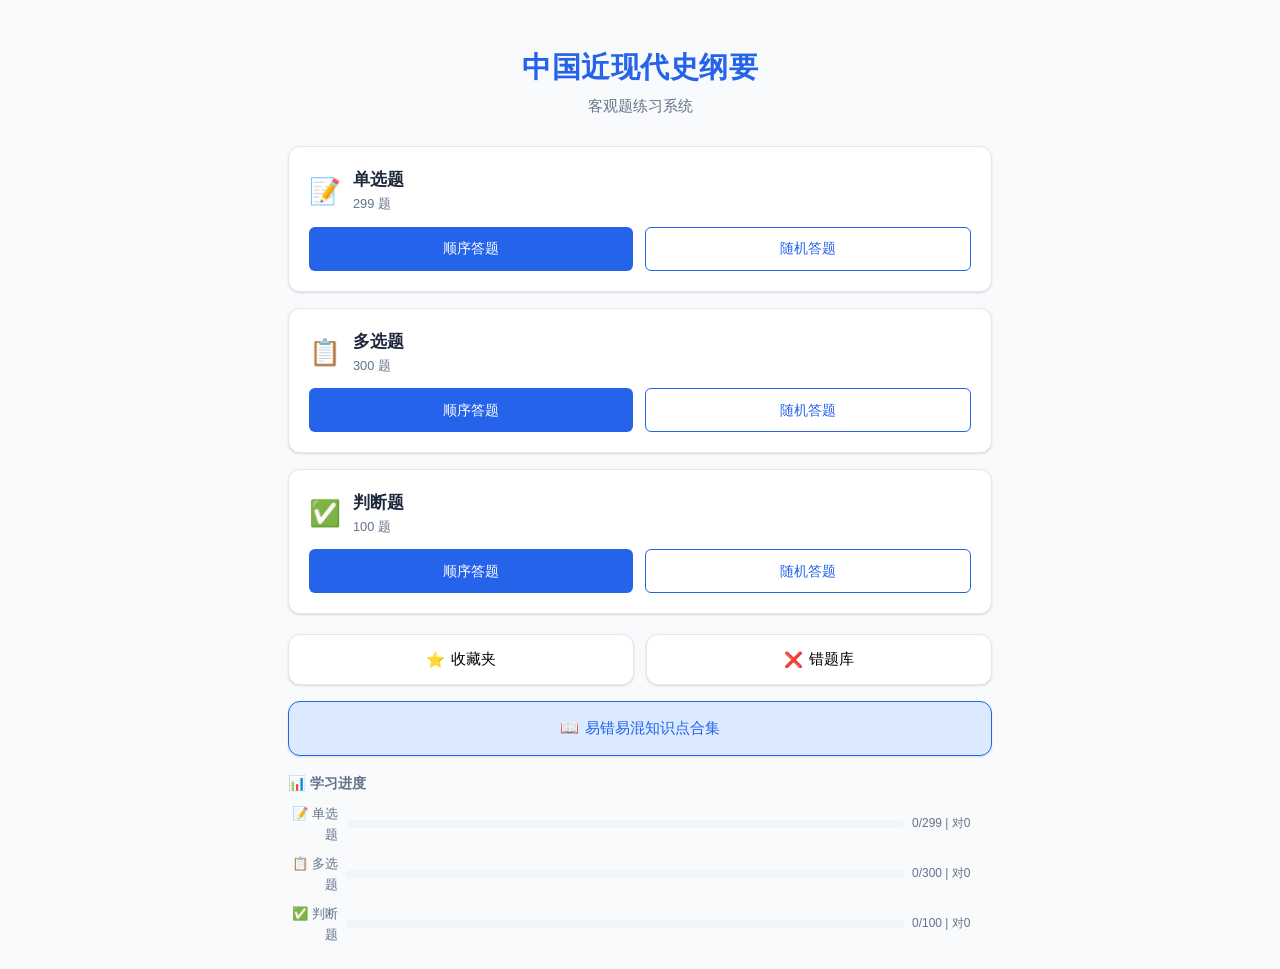
<file: index.html>
<!DOCTYPE html>
<html lang="zh-CN">
<head>
    <meta charset="UTF-8">
    <meta name="viewport" content="width=device-width, initial-scale=1.0, user-scalable=no">
    <title>中国近现代史纲要 — 客观题练习系统</title>
    <link rel="stylesheet" href="css/style.css">
</head>
<body>
    <!-- ========== 首页 ========== -->
    <div id="screen-home" class="screen active">
        <div class="home-header">
            <h1 class="home-title">中国近现代史纲要</h1>
            <p class="home-subtitle">客观题练习系统</p>
        </div>

        <!-- 继续上次训练卡片 -->
        <div id="resume-card-container"></div>

        <div class="home-cards">
            <!-- 单选题卡片 -->
            <div class="type-card" data-type="single">
                <div class="type-card-header">
                    <span class="type-icon">📝</span>
                    <div>
                        <h3 class="type-name">单选题</h3>
                        <p class="type-count" id="single-count">299 题</p>
                    </div>
                </div>
                <div class="type-card-actions">
                    <button class="btn btn-mode" data-type="single" data-mode="sequential">顺序答题</button>
                    <button class="btn btn-mode btn-outline" data-type="single" data-mode="random">随机答题</button>
                </div>
            </div>

            <!-- 多选题卡片 -->
            <div class="type-card" data-type="multiple">
                <div class="type-card-header">
                    <span class="type-icon">📋</span>
                    <div>
                        <h3 class="type-name">多选题</h3>
                        <p class="type-count" id="multiple-count">300 题</p>
                    </div>
                </div>
                <div class="type-card-actions">
                    <button class="btn btn-mode" data-type="multiple" data-mode="sequential">顺序答题</button>
                    <button class="btn btn-mode btn-outline" data-type="multiple" data-mode="random">随机答题</button>
                </div>
            </div>

            <!-- 判断题卡片 -->
            <div class="type-card" data-type="truefalse">
                <div class="type-card-header">
                    <span class="type-icon">✅</span>
                    <div>
                        <h3 class="type-name">判断题</h3>
                        <p class="type-count" id="truefalse-count">100 题</p>
                    </div>
                </div>
                <div class="type-card-actions">
                    <button class="btn btn-mode" data-type="truefalse" data-mode="sequential">顺序答题</button>
                    <button class="btn btn-mode btn-outline" data-type="truefalse" data-mode="random">随机答题</button>
                </div>
            </div>
        </div>

        <div class="home-bottom">
            <div class="home-nav-row">
                <button class="btn btn-nav" id="btn-favorites">
                    <span class="nav-icon">⭐</span>
                    <span>收藏夹</span>
                    <span class="badge" id="fav-count-badge">0</span>
                </button>
                <button class="btn btn-nav" id="btn-wrong-book">
                    <span class="nav-icon">❌</span>
                    <span>错题库</span>
                    <span class="badge" id="wrong-count-badge">0</span>
                </button>
            </div>
            <div class="home-nav-row">
                <a href="docs/study-guide.html" class="btn btn-nav btn-study" style="width:100%;text-decoration:none;">
                    <span class="nav-icon">📖</span>
                    <span>易错易混知识点合集</span>
                </a>
            </div>
            <div class="progress-section" id="progress-section">
                <h4>📊 学习进度</h4>
                <div class="progress-bars" id="progress-bars"></div>
            </div>
        </div>
    </div>

    <!-- ========== 答题页 ========== -->
    <div id="screen-exercise" class="screen">
        <div class="exercise-topbar">
            <button class="btn btn-back" id="btn-back">← 返回</button>
            <span class="exercise-info" id="exercise-info"></span>
            <span class="save-indicator" id="save-indicator" style="display:none;">💾已保存</span>
            <button class="btn btn-fav" id="btn-fav-toggle">☆</button>
        </div>
        <div class="progress-bar-container">
            <div class="progress-bar" id="progress-bar"></div>
        </div>

        <div class="exercise-content">
            <div class="question-number" id="question-number"></div>
            <div class="question-text" id="question-text"></div>
            <div class="question-hint" id="question-hint"></div>

            <div class="options-list" id="options-list"></div>

            <div class="answer-feedback" id="answer-feedback" style="display:none;">
                <div class="feedback-text" id="feedback-text"></div>
                <div class="correct-answer-display" id="correct-answer-display"></div>
            </div>
        </div>

        <div class="exercise-bottom">
            <button class="btn btn-submit" id="btn-submit">确认提交</button>
            <button class="btn btn-next" id="btn-next" style="display:none;">下一题 →</button>
        </div>
    </div>

    <!-- ========== 结果页 ========== -->
    <div id="screen-results" class="screen">
        <div class="results-container">
            <h2>练习完成！</h2>
            <div class="score-circle" id="score-circle">
                <span class="score-number" id="score-number">0</span>
                <span class="score-label">分</span>
            </div>
            <div class="results-stats">
                <div class="stat-item">
                    <span class="stat-label">总题数</span>
                    <span class="stat-value" id="stat-total">0</span>
                </div>
                <div class="stat-item">
                    <span class="stat-label">正确</span>
                    <span class="stat-value correct" id="stat-correct">0</span>
                </div>
                <div class="stat-item">
                    <span class="stat-label">错误</span>
                    <span class="stat-value wrong" id="stat-wrong">0</span>
                </div>
                <div class="stat-item">
                    <span class="stat-label">正确率</span>
                    <span class="stat-value" id="stat-rate">0%</span>
                </div>
            </div>
            <p class="results-note">错题已自动加入错题库</p>
            <div class="results-actions">
                <button class="btn btn-primary" id="btn-view-wrong">查看错题</button>
                <button class="btn btn-outline" id="btn-retry">再练一次</button>
                <button class="btn btn-outline" id="btn-home">返回首页</button>
            </div>
        </div>
    </div>

    <!-- ========== 错题库页面 ========== -->
    <div id="screen-wrong" class="screen">
        <div class="sub-screen-header">
            <button class="btn btn-back" id="btn-wrong-back">← 返回</button>
            <h2>错题库</h2>
        </div>
        <div class="tab-bar">
            <button class="tab active" data-subtype="single">单选题错题</button>
            <button class="tab" data-subtype="multiple">多选题错题</button>
            <button class="tab" data-subtype="truefalse">判断题错题</button>
        </div>
        <div class="sub-content" id="wrong-content">
            <p class="empty-hint">暂无错题</p>
        </div>
        <div class="sub-actions" id="wrong-actions" style="display:none;">
            <button class="btn btn-primary" id="btn-wrong-sequential">顺序练习</button>
            <button class="btn btn-outline" id="btn-wrong-random">随机练习</button>
            <button class="btn btn-danger" id="btn-clear-wrong">清空错题库</button>
        </div>
    </div>

    <!-- ========== 收藏夹页面 ========== -->
    <div id="screen-favorites" class="screen">
        <div class="sub-screen-header">
            <button class="btn btn-back" id="btn-fav-back">← 返回</button>
            <h2>收藏夹</h2>
        </div>
        <div class="tab-bar">
            <button class="tab active" data-subtype="single">单选题收藏</button>
            <button class="tab" data-subtype="multiple">多选题收藏</button>
            <button class="tab" data-subtype="truefalse">判断题收藏</button>
        </div>
        <div class="sub-content" id="fav-content">
            <p class="empty-hint">暂无收藏</p>
        </div>
        <div class="sub-actions" id="fav-actions" style="display:none;">
            <button class="btn btn-primary" id="btn-fav-sequential">顺序练习</button>
            <button class="btn btn-outline" id="btn-fav-random">随机练习</button>
        </div>
    </div>

    <!-- 题库数据 -->
    <script src="data/questions.js"></script>
    <!-- 知识点映射 -->
    <script src="data/period-mapping.js"></script>
    <!-- 应用逻辑 -->
    <script src="js/app.js"></script>
</body>
</html>
</file>
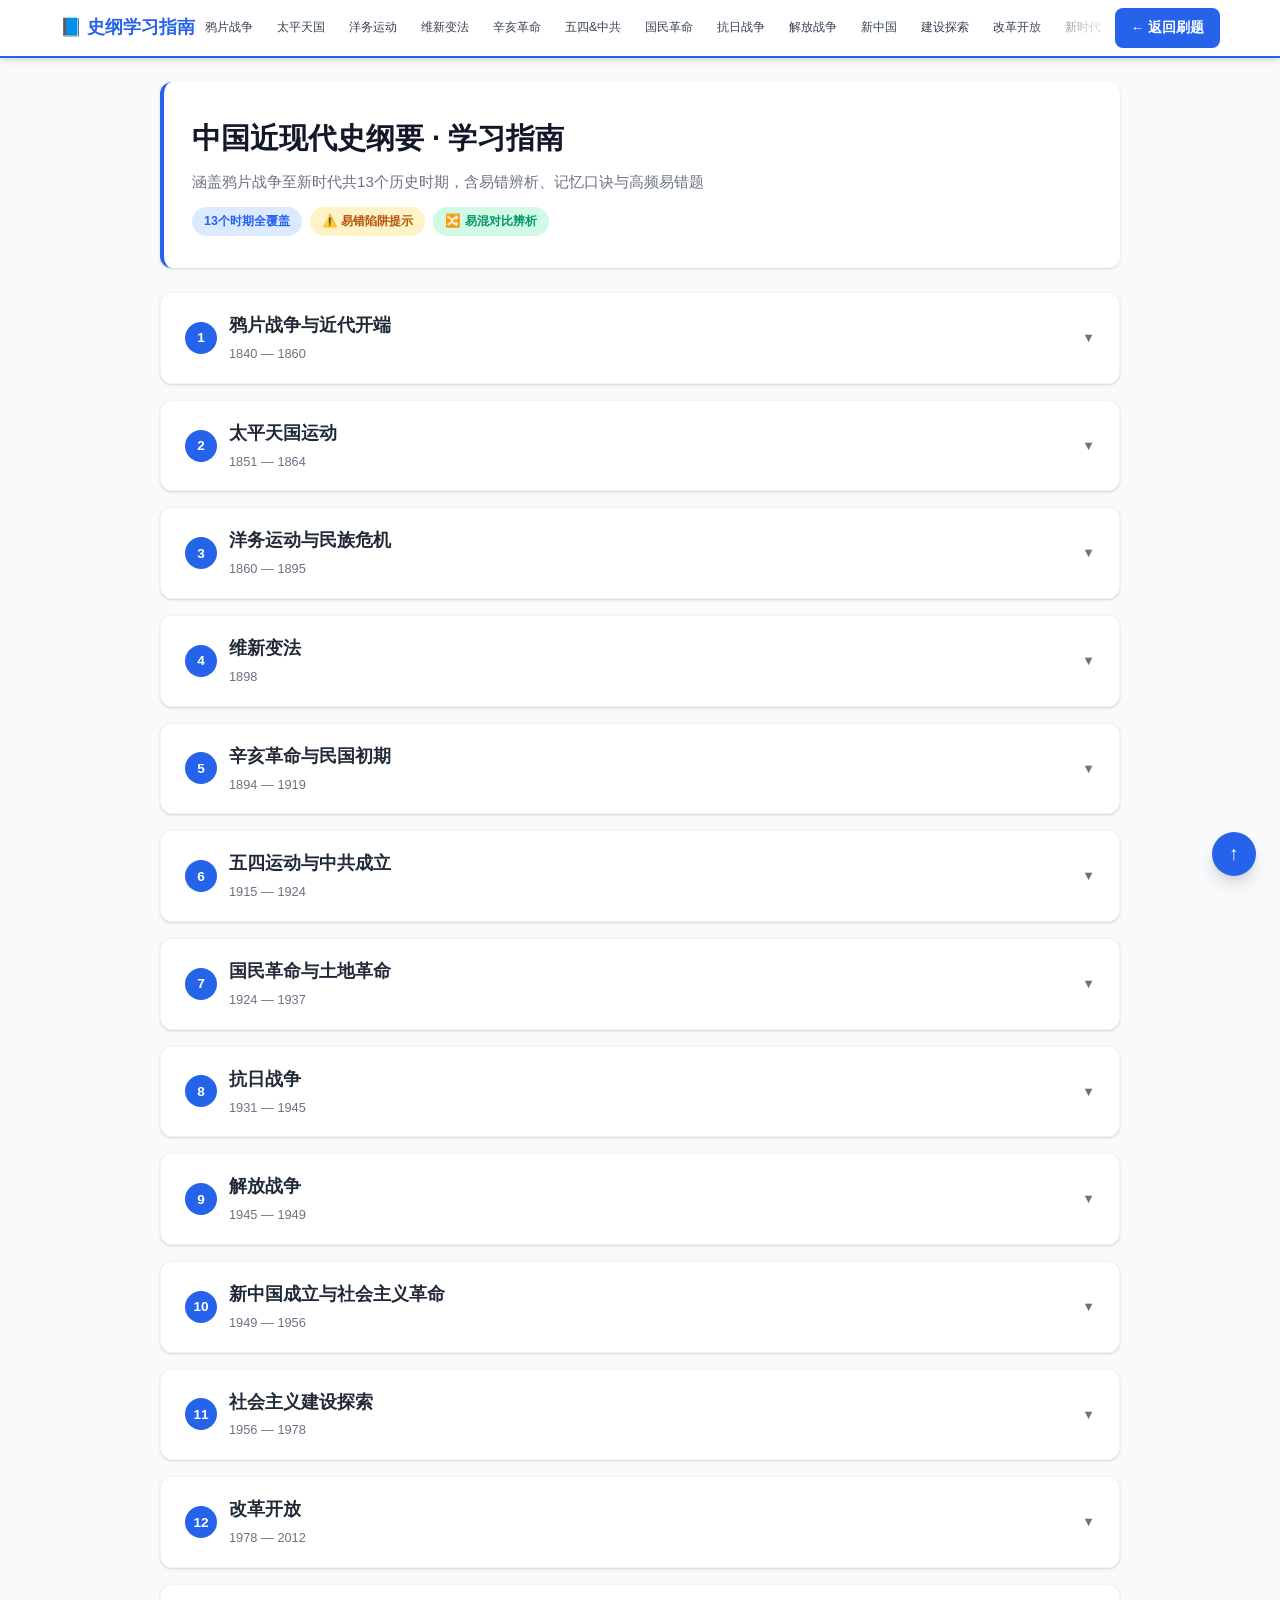
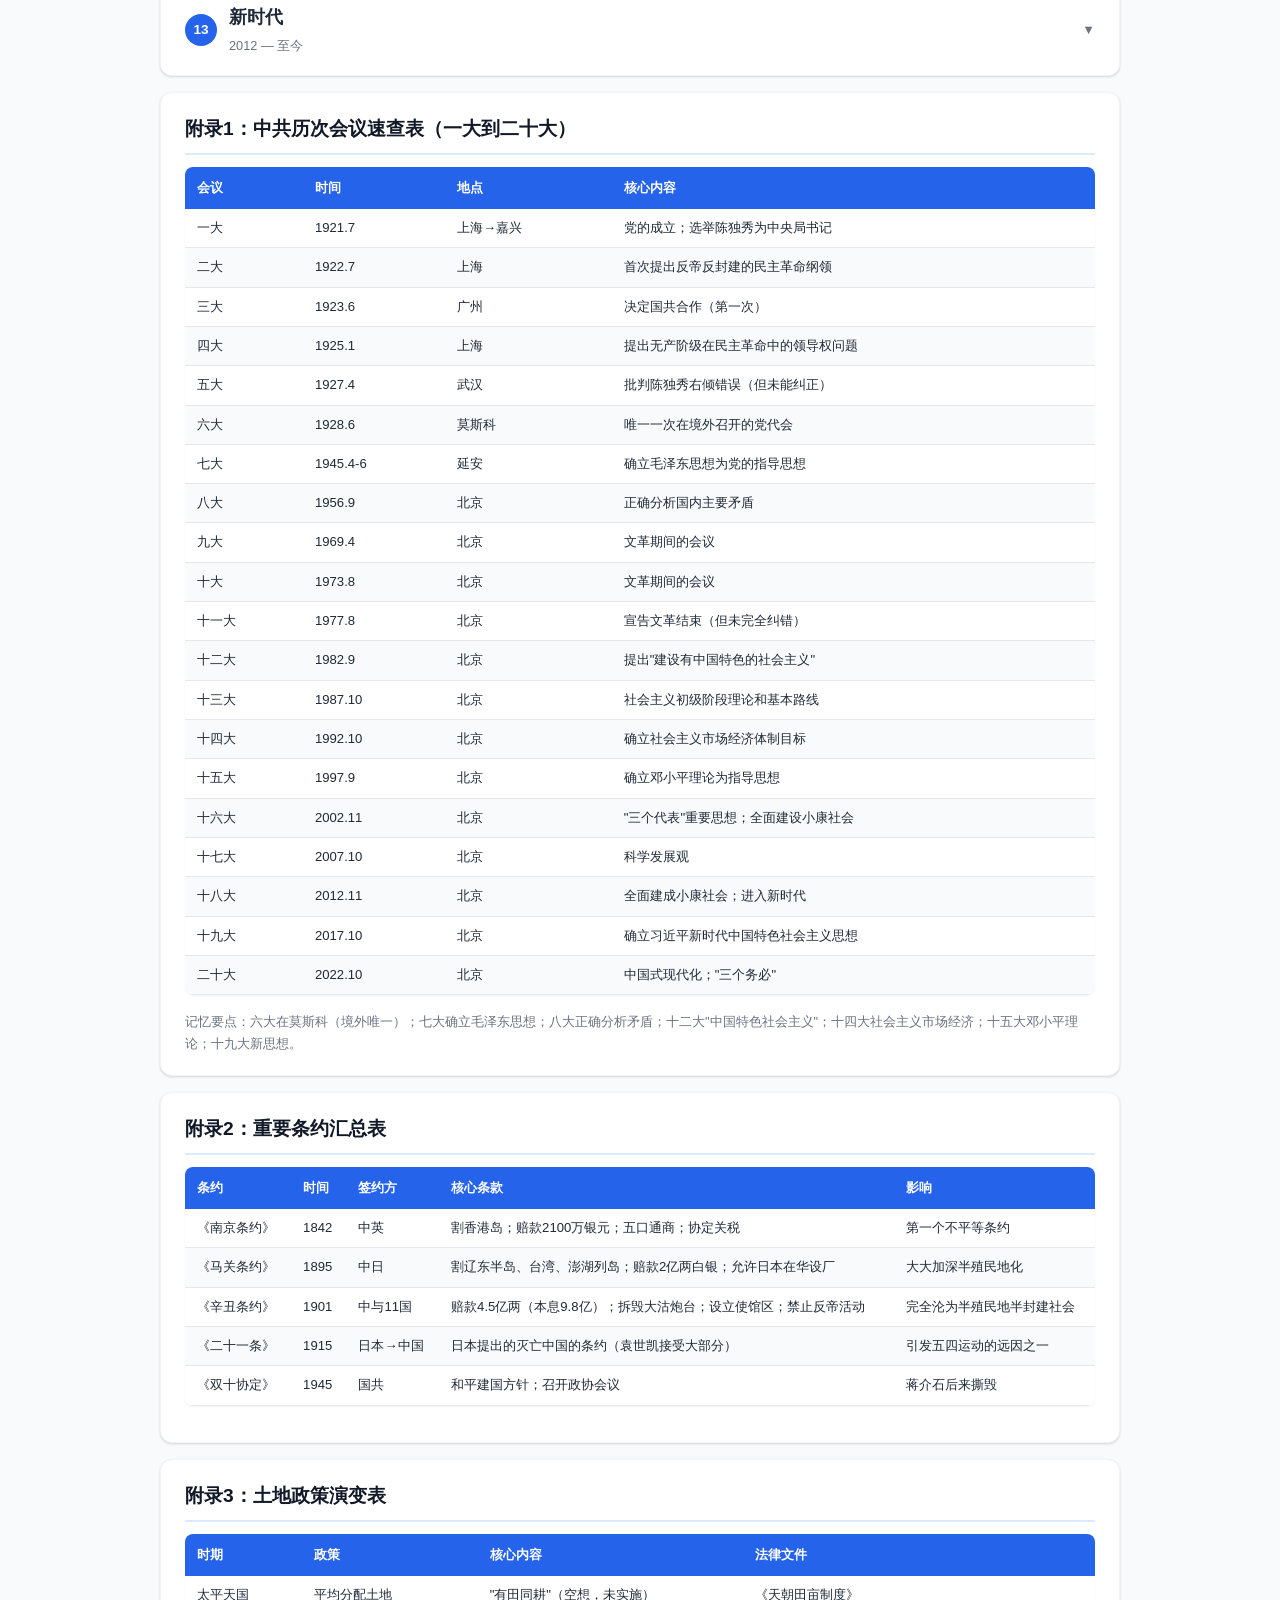
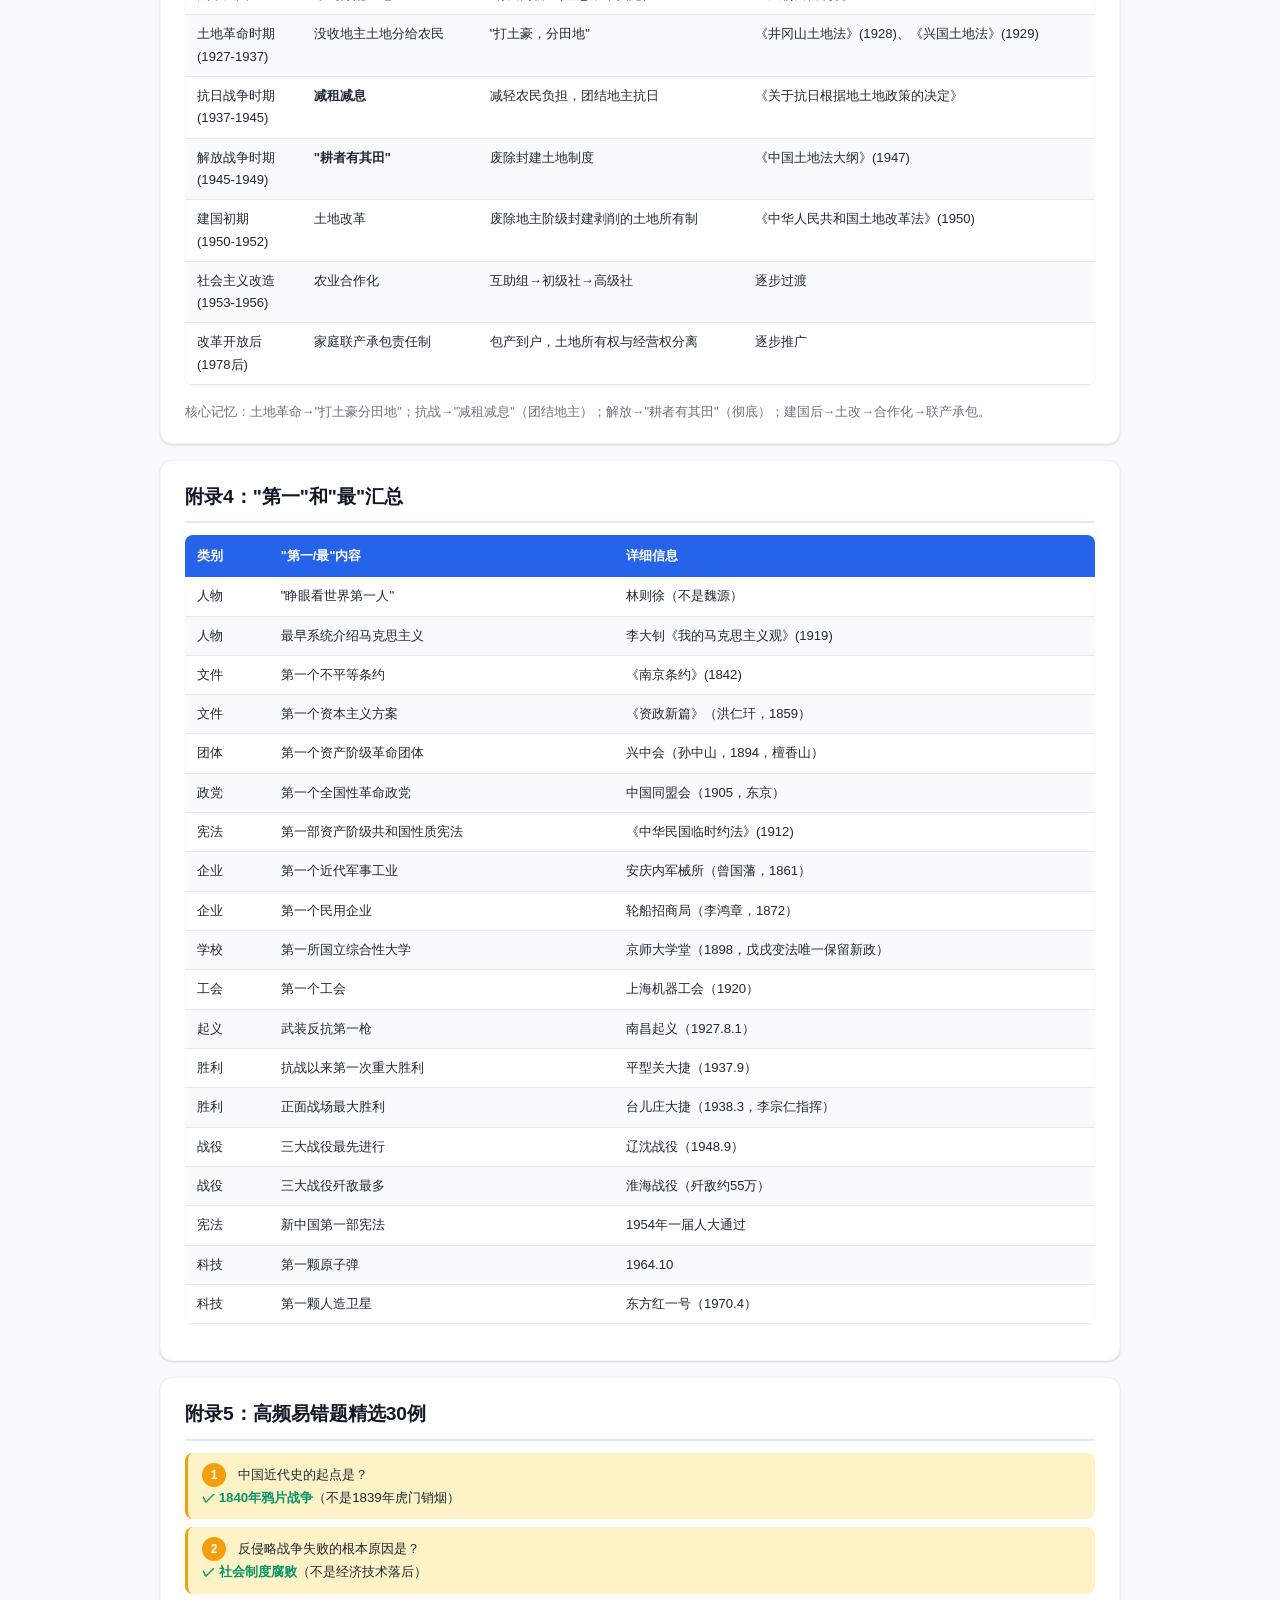
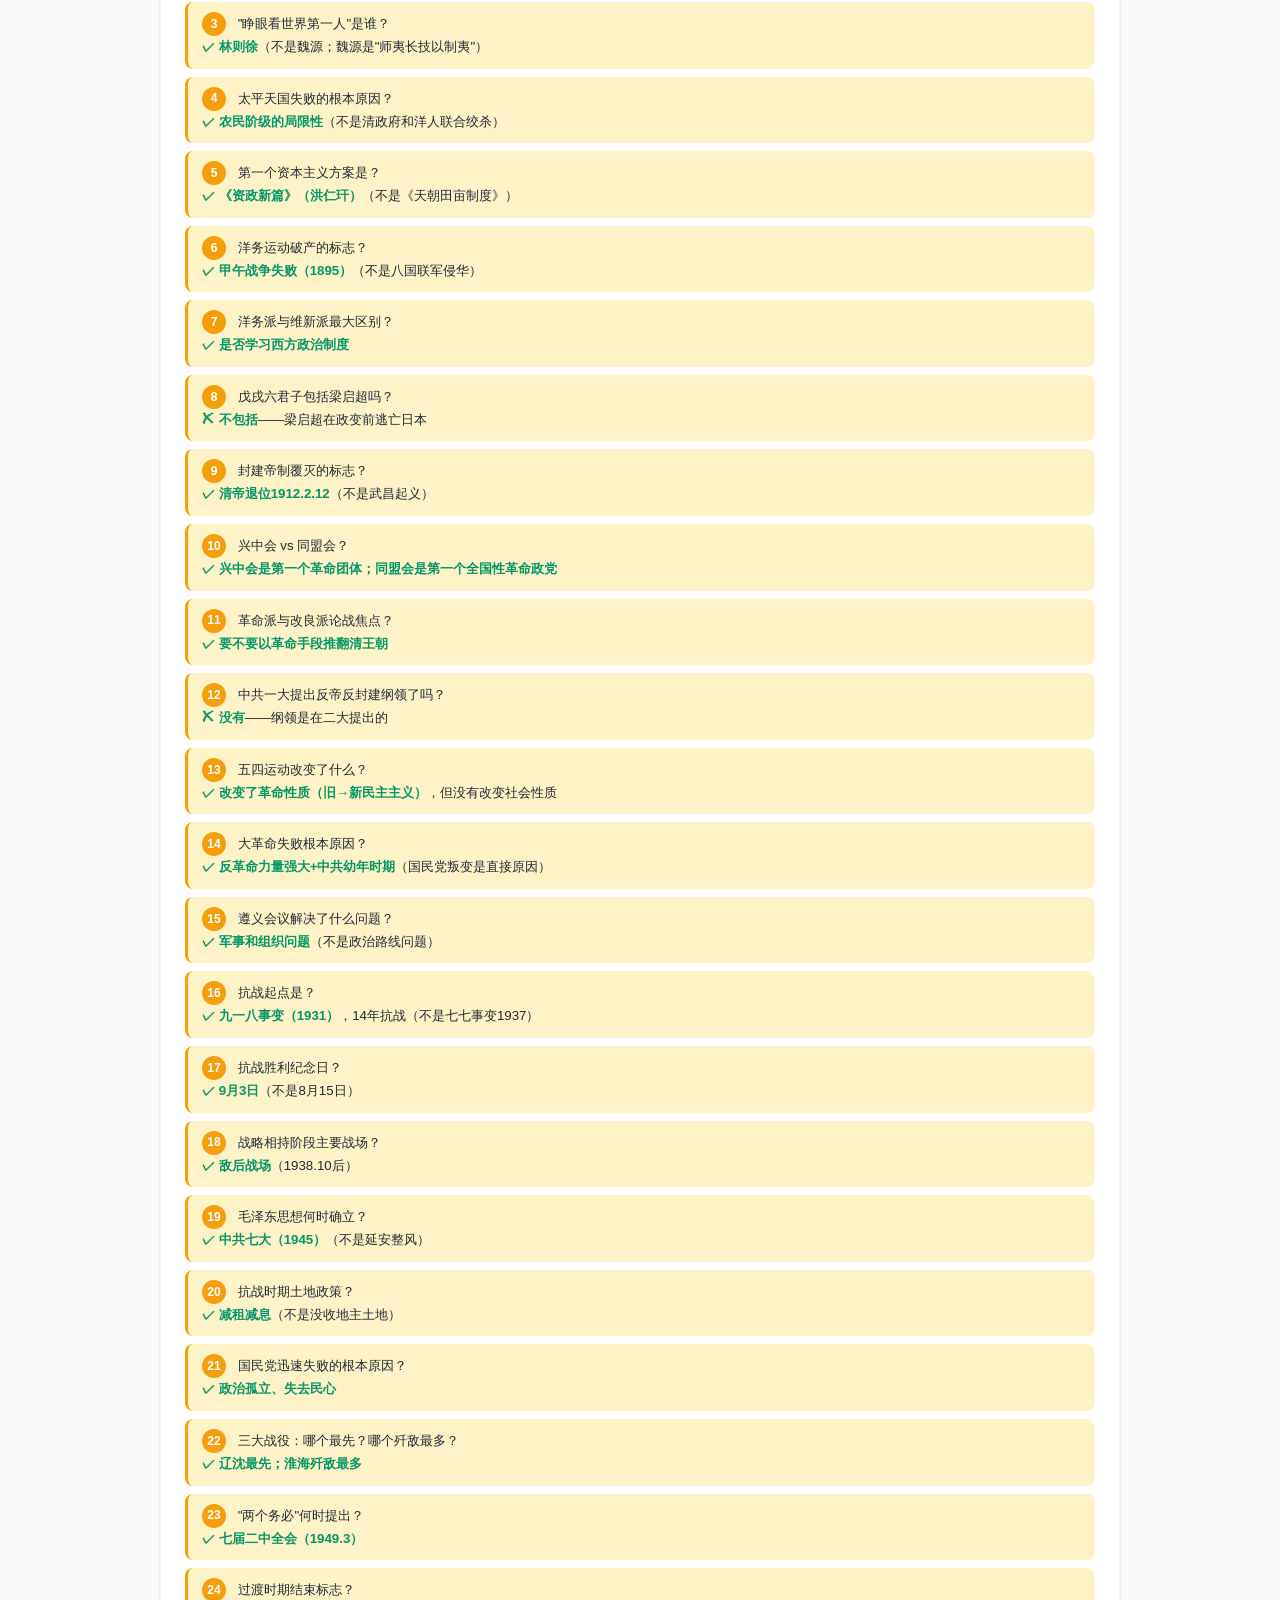
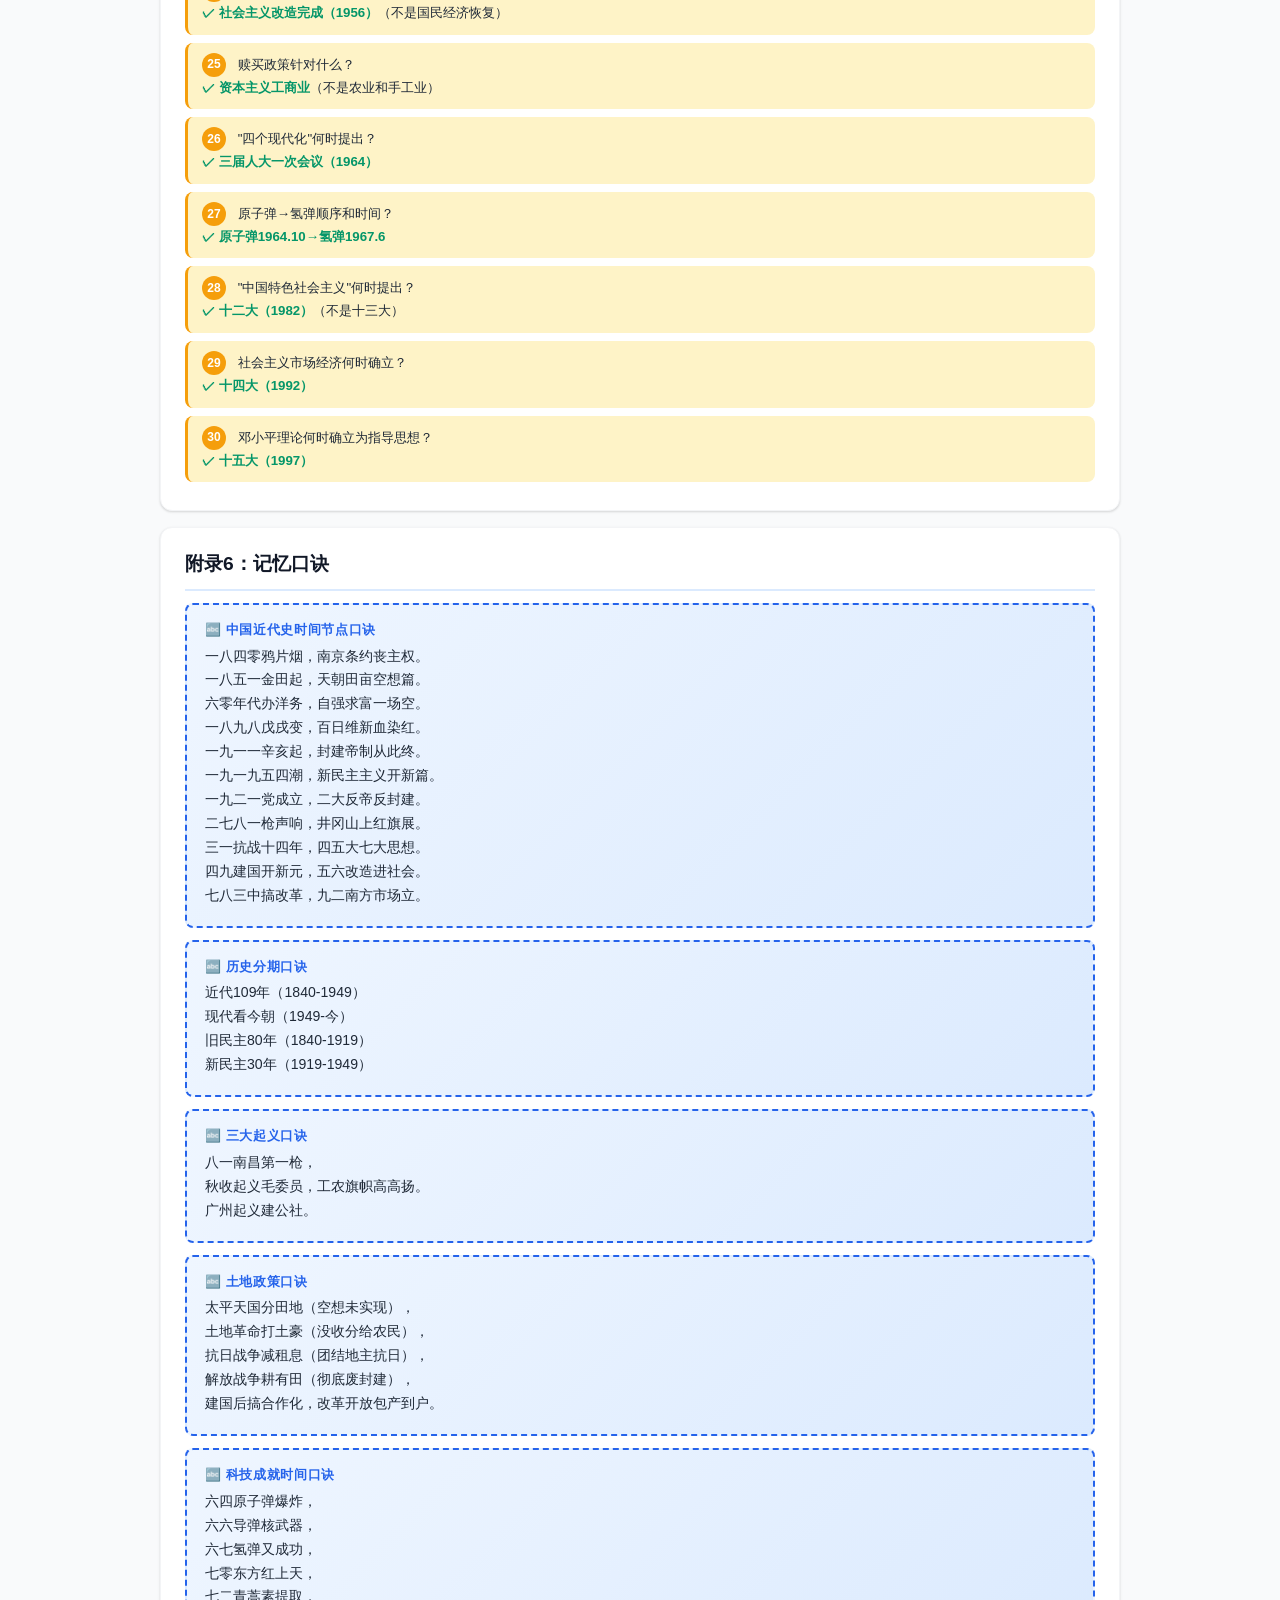
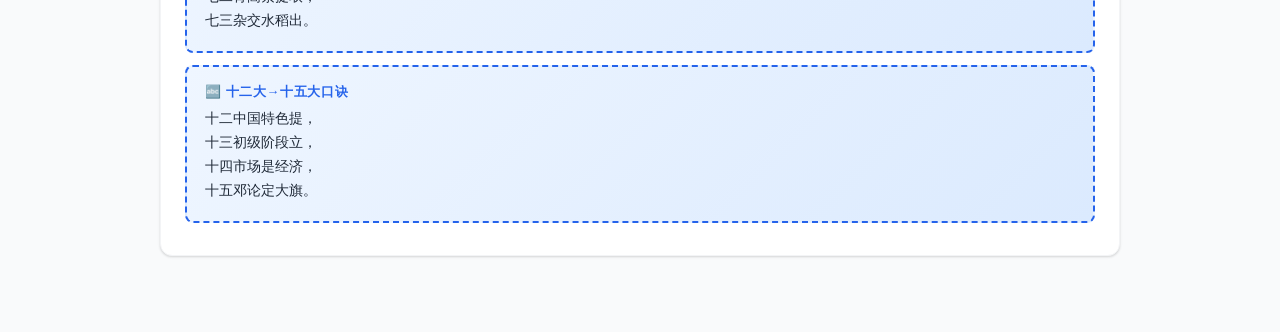
<file: docs/study-guide.html>
<!DOCTYPE html>
<html lang="zh-CN">
<head>
<meta charset="UTF-8">
<meta name="viewport" content="width=device-width, initial-scale=1.0">
<title>中国近现代史纲要 · 学习指南</title>
<style>
  :root {
    --blue: #2563EB;
    --blue-light: #DBEAFE;
    --blue-dark: #1D4ED8;
    --yellow: #F59E0B;
    --yellow-light: #FEF3C7;
    --orange: #EA580C;
    --orange-light: #FFF7ED;
    --red: #DC2626;
    --red-light: #FEE2E2;
    --green: #059669;
    --green-light: #D1FAE5;
    --gray-50: #F9FAFB;
    --gray-100: #F3F4F6;
    --gray-200: #E5E7EB;
    --gray-300: #D1D5DB;
    --gray-500: #6B7280;
    --gray-700: #374151;
    --gray-800: #1F2937;
    --gray-900: #111827;
    --white: #FFFFFF;
    --shadow-sm: 0 1px 2px rgba(0,0,0,0.05);
    --shadow: 0 1px 3px rgba(0,0,0,0.1), 0 1px 2px rgba(0,0,0,0.06);
    --shadow-md: 0 4px 6px rgba(0,0,0,0.07), 0 2px 4px rgba(0,0,0,0.06);
    --shadow-lg: 0 10px 15px rgba(0,0,0,0.1), 0 4px 6px rgba(0,0,0,0.05);
    --radius: 8px;
    --radius-lg: 12px;
    --font-sans: -apple-system, BlinkMacSystemFont, "Segoe UI", "PingFang SC", "Hiragino Sans GB", "Microsoft YaHei", "Helvetica Neue", Helvetica, Arial, sans-serif;
  }

  *, *::before, *::after { box-sizing: border-box; margin: 0; padding: 0; }

  html {
    font-size: 16px;
    scroll-behavior: smooth;
    scroll-padding-top: 70px;
  }

  body {
    font-family: var(--font-sans);
    background: var(--gray-50);
    color: var(--gray-800);
    line-height: 1.7;
    -webkit-font-smoothing: antialiased;
  }

  /* ========== Top Nav ========== */
  .top-nav {
    position: sticky;
    top: 0;
    z-index: 100;
    background: var(--white);
    border-bottom: 2px solid var(--blue);
    box-shadow: var(--shadow-md);
    padding: 0;
  }
  .top-nav-inner {
    max-width: 1200px;
    margin: 0 auto;
    display: flex;
    align-items: center;
    justify-content: space-between;
    padding: 0 20px;
    height: 56px;
  }
  .top-nav-brand {
    font-size: 1.1rem;
    font-weight: 700;
    color: var(--blue);
    white-space: nowrap;
  }
  .top-nav-links {
    display: flex;
    gap: 4px;
    overflow-x: auto;
    scrollbar-width: none;
    -ms-overflow-style: none;
    flex-wrap: nowrap;
    mask-image: linear-gradient(to right, black 90%, transparent 100%);
    -webkit-mask-image: linear-gradient(to right, black 90%, transparent 100%);
  }
  .top-nav-links::-webkit-scrollbar { display: none; }
  .top-nav-links a {
    display: inline-block;
    padding: 6px 10px;
    font-size: 0.78rem;
    font-weight: 500;
    color: var(--gray-700);
    text-decoration: none;
    border-radius: 6px;
    white-space: nowrap;
    transition: all 0.15s;
  }
  .top-nav-links a:hover {
    background: var(--blue-light);
    color: var(--blue);
  }
  .nav-back-btn {
    display: inline-flex;
    align-items: center;
    gap: 6px;
    padding: 8px 16px;
    font-size: 0.85rem;
    font-weight: 600;
    color: var(--white);
    background: var(--blue);
    border: none;
    border-radius: var(--radius);
    cursor: pointer;
    text-decoration: none;
    white-space: nowrap;
    transition: background 0.15s;
  }
  .nav-back-btn:hover { background: var(--blue-dark); }

  /* ========== Main Container ========== */
  .container {
    max-width: 1000px;
    margin: 0 auto;
    padding: 24px 20px 60px;
  }

  /* ========== Header ========== */
  .page-header {
    background: var(--white);
    border-radius: var(--radius-lg);
    padding: 32px 28px;
    margin-bottom: 24px;
    box-shadow: var(--shadow);
    border-left: 4px solid var(--blue);
  }
  .page-header h1 {
    font-size: 1.8rem;
    font-weight: 800;
    color: var(--gray-900);
    margin-bottom: 6px;
  }
  .page-header .subtitle {
    font-size: 0.95rem;
    color: var(--gray-500);
    margin-bottom: 12px;
  }
  .page-header .badges {
    display: flex;
    flex-wrap: wrap;
    gap: 8px;
  }
  .page-header .badge {
    display: inline-block;
    padding: 4px 12px;
    border-radius: 999px;
    font-size: 0.78rem;
    font-weight: 600;
  }
  .badge-blue { background: var(--blue-light); color: var(--blue); }
  .badge-yellow { background: var(--yellow-light); color: #B45309; }
  .badge-green { background: var(--green-light); color: var(--green); }

  /* ========== Section (collapsible period) ========== */
  .period-section {
    background: var(--white);
    border-radius: var(--radius-lg);
    margin-bottom: 16px;
    box-shadow: var(--shadow);
    overflow: hidden;
    border: 1px solid var(--gray-100);
    transition: box-shadow 0.2s;
  }
  .period-section:hover {
    box-shadow: var(--shadow-md);
  }

  .period-section > summary {
    display: flex;
    align-items: center;
    justify-content: space-between;
    padding: 18px 24px;
    cursor: pointer;
    list-style: none;
    user-select: none;
    font-size: 1.1rem;
    font-weight: 700;
    color: var(--gray-800);
    background: var(--white);
    transition: background 0.15s;
    gap: 12px;
  }
  .period-section > summary::-webkit-details-marker { display: none; }
  .period-section > summary:hover { background: var(--gray-50); }

  .period-section > summary .period-num {
    display: inline-flex;
    align-items: center;
    justify-content: center;
    width: 32px;
    height: 32px;
    border-radius: 50%;
    background: var(--blue);
    color: white;
    font-size: 0.85rem;
    font-weight: 800;
    flex-shrink: 0;
  }
  .period-section > summary .period-title-wrap {
    flex: 1;
    min-width: 0;
  }
  .period-section > summary .period-years {
    font-size: 0.8rem;
    font-weight: 500;
    color: var(--gray-500);
    margin-top: 2px;
  }
  .period-section > summary .period-arrow {
    font-size: 0.8rem;
    color: var(--gray-500);
    transition: transform 0.25s;
    flex-shrink: 0;
  }
  .period-section[open] > summary .period-arrow {
    transform: rotate(180deg);
    color: var(--blue);
  }

  .period-body {
    padding: 0 24px 24px;
  }

  /* ========== Sub-sections ========== */
  .period-body h3 {
    font-size: 1rem;
    font-weight: 700;
    color: var(--blue);
    margin: 20px 0 10px;
    padding-bottom: 6px;
    border-bottom: 2px solid var(--blue-light);
  }
  .period-body h3:first-child { margin-top: 8px; }

  .period-body h4 {
    font-size: 0.9rem;
    font-weight: 700;
    color: var(--gray-700);
    margin: 14px 0 8px;
  }

  /* ========== Timeline ========== */
  .timeline {
    position: relative;
    padding-left: 28px;
    margin: 12px 0;
  }
  .timeline::before {
    content: '';
    position: absolute;
    left: 8px;
    top: 0;
    bottom: 0;
    width: 2px;
    background: var(--blue-light);
    border-radius: 1px;
  }
  .timeline-item {
    position: relative;
    margin-bottom: 10px;
    padding: 8px 12px;
    background: var(--gray-50);
    border-radius: 6px;
    font-size: 0.85rem;
    border-left: 3px solid var(--blue);
  }
  .timeline-item::before {
    content: '';
    position: absolute;
    left: -23px;
    top: 13px;
    width: 8px;
    height: 8px;
    border-radius: 50%;
    background: var(--blue);
    border: 2px solid var(--white);
    box-shadow: 0 0 0 2px var(--blue);
  }
  .timeline-item .tl-date {
    font-weight: 700;
    color: var(--blue);
    margin-right: 6px;
  }

  /* ========== Tables ========== */
  table {
    width: 100%;
    border-collapse: collapse;
    font-size: 0.82rem;
    margin: 10px 0 16px;
    border-radius: var(--radius);
    overflow: hidden;
    box-shadow: var(--shadow-sm);
  }
  table thead {
    background: var(--blue);
    color: white;
  }
  table th {
    padding: 10px 12px;
    text-align: left;
    font-weight: 700;
    font-size: 0.8rem;
    white-space: nowrap;
  }
  table td {
    padding: 8px 12px;
    border-bottom: 1px solid var(--gray-200);
    vertical-align: top;
  }
  table tbody tr:nth-child(even) {
    background: var(--gray-50);
  }
  table tbody tr:hover {
    background: var(--blue-light);
  }

  /* ========== Callout boxes ========== */
  .callout {
    padding: 12px 16px;
    border-radius: var(--radius);
    margin: 10px 0;
    font-size: 0.85rem;
    line-height: 1.6;
  }
  .callout-warning {
    background: var(--yellow-light);
    border-left: 4px solid var(--yellow);
    color: #92400E;
  }
  .callout-warning strong { color: #B45309; }
  .callout-compare {
    background: var(--blue-light);
    border-left: 4px solid var(--blue);
    color: #1E3A5F;
  }
  .callout-compare strong { color: var(--blue); }
  .callout-info {
    background: #EFF6FF;
    border-left: 4px solid var(--blue);
    color: #1E3A5F;
  }

  /* ========== Highlight markers ========== */
  .marker-warn {
    display: inline-block;
    background: var(--yellow);
    color: #7C2D12;
    padding: 1px 6px;
    border-radius: 4px;
    font-size: 0.75rem;
    font-weight: 700;
    margin-right: 4px;
  }
  .marker-compare {
    display: inline-block;
    background: var(--blue);
    color: white;
    padding: 1px 6px;
    border-radius: 4px;
    font-size: 0.75rem;
    font-weight: 700;
    margin-right: 4px;
  }

  /* ========== Key-person cards ========== */
  .person-grid {
    display: grid;
    grid-template-columns: repeat(auto-fill, minmax(200px, 1fr));
    gap: 10px;
    margin: 10px 0 16px;
  }
  .person-card {
    background: var(--gray-50);
    border-radius: var(--radius);
    padding: 10px 14px;
    border: 1px solid var(--gray-200);
    font-size: 0.82rem;
  }
  .person-card .person-name {
    font-weight: 700;
    color: var(--blue);
  }
  .person-card .person-desc {
    color: var(--gray-500);
    font-size: 0.75rem;
    margin-top: 2px;
  }

  /* ========== Memory tricks ========== */
  .mnemonic-box {
    background: linear-gradient(135deg, #EFF6FF 0%, #DBEAFE 100%);
    border: 2px dashed var(--blue);
    border-radius: var(--radius);
    padding: 14px 18px;
    margin: 12px 0;
    font-size: 0.88rem;
  }
  .mnemonic-box .mnemonic-label {
    font-weight: 800;
    color: var(--blue);
    font-size: 0.8rem;
    text-transform: uppercase;
    letter-spacing: 0.05em;
    margin-bottom: 4px;
  }

  /* ========== Quiz-error list ========== */
  .error-list {
    list-style: none;
    padding: 0;
  }
  .error-list li {
    padding: 10px 14px;
    margin-bottom: 8px;
    background: var(--yellow-light);
    border-radius: var(--radius);
    border-left: 3px solid var(--yellow);
    font-size: 0.83rem;
  }
  .error-list li .eq-num {
    display: inline-flex;
    align-items: center;
    justify-content: center;
    width: 24px;
    height: 24px;
    border-radius: 50%;
    background: var(--yellow);
    color: white;
    font-weight: 700;
    font-size: 0.75rem;
    margin-right: 8px;
    flex-shrink: 0;
  }
  .error-list li .correct {
    color: var(--green);
    font-weight: 700;
  }

  /* ========== Appendix nav ========== */
  .appendix-card {
    background: var(--white);
    border-radius: var(--radius-lg);
    padding: 20px 24px;
    margin-bottom: 16px;
    box-shadow: var(--shadow);
    border: 1px solid var(--gray-100);
  }
  .appendix-card h2 {
    font-size: 1.2rem;
    font-weight: 800;
    color: var(--gray-900);
    margin-bottom: 12px;
    padding-bottom: 8px;
    border-bottom: 2px solid var(--blue-light);
  }

  /* ========== Back to top ========== */
  .back-to-top {
    position: fixed;
    bottom: 24px;
    right: 24px;
    width: 44px;
    height: 44px;
    border-radius: 50%;
    background: var(--blue);
    color: white;
    border: none;
    cursor: pointer;
    box-shadow: var(--shadow-lg);
    font-size: 1.2rem;
    display: flex;
    align-items: center;
    justify-content: center;
    z-index: 50;
    transition: background 0.15s, transform 0.15s;
    text-decoration: none;
  }
  .back-to-top:hover { background: var(--blue-dark); transform: translateY(-2px); }

  /* ========== Responsive ========== */
  @media (max-width: 768px) {
    .container { padding: 16px 12px 40px; }
    .page-header { padding: 24px 18px; }
    .page-header h1 { font-size: 1.4rem; }
    .period-section > summary { padding: 14px 16px; font-size: 0.95rem; }
    .period-body { padding: 0 14px 18px; }
    table { font-size: 0.72rem; }
    table th, table td { padding: 6px 8px; }
    .person-grid { grid-template-columns: repeat(auto-fill, minmax(150px, 1fr)); }
    .top-nav-links a { font-size: 0.7rem; padding: 4px 7px; }
    .top-nav-inner { padding: 0 10px; }
    .top-nav-brand { font-size: 0.95rem; }
  }
  @media (max-width: 480px) {
    .period-section > summary { font-size: 0.88rem; padding: 12px 12px; }
    .period-body { padding: 0 10px 14px; }
    table { font-size: 0.68rem; }
    .page-header h1 { font-size: 1.2rem; }
  }
</style>
</head>
<body>

<!-- ====== Top Navigation ====== -->
<nav class="top-nav">
  <div class="top-nav-inner">
    <span class="top-nav-brand">📘 史纲学习指南</span>
    <div class="top-nav-links">
      <a href="#p1">鸦片战争</a>
      <a href="#p2">太平天国</a>
      <a href="#p3">洋务运动</a>
      <a href="#p4">维新变法</a>
      <a href="#p5">辛亥革命</a>
      <a href="#p6">五四&中共</a>
      <a href="#p7">国民革命</a>
      <a href="#p8">抗日战争</a>
      <a href="#p9">解放战争</a>
      <a href="#p10">新中国</a>
      <a href="#p11">建设探索</a>
      <a href="#p12">改革开放</a>
      <a href="#p13">新时代</a>
      <a href="#appendix">附录</a>
    </div>
    <a href="../index.html" class="nav-back-btn" title="返回刷题">← 返回刷题</a>
  </div>
</nav>

<div class="container">

<!-- ====== Page Header ====== -->
<header class="page-header">
  <h1>中国近现代史纲要 · 学习指南</h1>
  <p class="subtitle">涵盖鸦片战争至新时代共13个历史时期，含易错辨析、记忆口诀与高频易错题</p>
  <div class="badges">
    <span class="badge badge-blue">13个时期全覆盖</span>
    <span class="badge badge-yellow">⚠️ 易错陷阱提示</span>
    <span class="badge badge-green">🔀 易混对比辨析</span>
  </div>
</header>

<!-- ================================================================================== -->
<!-- PERIOD 1: 鸦片战争与近代开端 -->
<!-- ================================================================================== -->
<details class="period-section" id="p1">
<summary>
  <span class="period-num">1</span>
  <span class="period-title-wrap">
    鸦片战争与近代开端
    <div class="period-years">1840 — 1860</div>
  </span>
  <span class="period-arrow">▼</span>
</summary>
<div class="period-body">

<h3>📅 时间线</h3>
<div class="timeline">
  <div class="timeline-item"><span class="tl-date">1839.6</span> 林则徐虎门销烟 —— 禁烟运动高潮</div>
  <div class="timeline-item"><span class="tl-date">1840.6</span> 第一次鸦片战争爆发 —— 英国借口虎门销烟发动侵略</div>
  <div class="timeline-item"><span class="tl-date">1842.8</span> 签订《南京条约》—— 中国近代史上第一个不平等条约</div>
  <div class="timeline-item"><span class="tl-date">1843</span> 签订《虎门条约》(《五口通商章程》)</div>
  <div class="timeline-item"><span class="tl-date">1844</span> 中美《望厦条约》、中法《黄埔条约》</div>
  <div class="timeline-item"><span class="tl-date">1856</span> 第二次鸦片战争爆发 —— 英法联军侵华</div>
  <div class="timeline-item"><span class="tl-date">1858</span> 签订《天津条约》</div>
  <div class="timeline-item"><span class="tl-date">1860.10</span> 英法联军火烧圆明园；签订《北京条约》</div>
</div>

<h3>📋 关键条约对比表</h3>
<table>
  <thead>
    <tr><th>条约</th><th>时间</th><th>签约方</th><th>核心内容</th><th>影响</th></tr>
  </thead>
  <tbody>
    <tr><td>《南京条约》</td><td>1842</td><td>中英</td><td>割让香港岛；赔款2100万银元；开放广州厦门福州宁波上海五口通商；协定关税</td><td>中国开始沦为半殖民地半封建社会</td></tr>
    <tr><td>《虎门条约》</td><td>1843</td><td>中英</td><td>片面最惠国待遇；领事裁判权；允许英人在五口居住租地</td><td>进一步丧失司法主权</td></tr>
    <tr><td>《望厦条约》</td><td>1844</td><td>中美</td><td>美国享有英国同等特权并扩大领事裁判权范围</td><td>列强竞相攫取特权</td></tr>
    <tr><td>《黄埔条约》</td><td>1844</td><td>中法</td><td>法国获五口通商权及传教权</td><td>允许外国传教士在华活动</td></tr>
    <tr><td>《天津条约》</td><td>1858</td><td>中与英法美俄</td><td>增开十口通商；外国公使驻京；外国商船自由航行长江；赔款</td><td>列强势力深入内地</td></tr>
    <tr><td>《北京条约》</td><td>1860</td><td>中与英法俄</td><td>增开天津为商埠；割九龙司给英国；对英法赔款增至800万两；俄国割占乌苏里江以东约40万平方公里</td><td>中国半殖民地化程度进一步加深</td></tr>
  </tbody>
</table>

<h3>🔀 易混辨析</h3>
<div class="callout callout-compare">
  <strong>中国近代史 vs 中国现代史：</strong><br>
  · <strong>中国近代史：</strong>1840年（鸦片战争）— 1949年（新中国成立），共109年<br>
  · <strong>中国现代史：</strong>1949年（新中国成立）— 至今<br>
  · 简记口诀：<em>"近是四九前，现是四九后"</em>
</div>

<div class="callout callout-compare">
  <strong>半殖民地 vs 半封建：</strong><br>
  · <strong>半殖民地：</strong>国家形式上独立自主，实际上政治经济受帝国主义控制（非完全的殖民地）<br>
  · <strong>半封建：</strong>封建经济仍占统治地位，但资本主义已有一定发展（非完全的封建社会）<br>
  · 两者不完全同步："半殖民地"始1840，"半封建"较晚形成
</div>

<h3>👤 重要人物</h3>
<div class="person-grid">
  <div class="person-card">
    <div class="person-name">林则徐</div>
    <div class="person-desc">"睁眼看世界第一人"，主持虎门销烟，编译《四洲志》</div>
  </div>
  <div class="person-card">
    <div class="person-name">魏源</div>
    <div class="person-desc">著《海国图志》，提出"师夷长技以制夷"</div>
  </div>
  <div class="person-card">
    <div class="person-name">关天培</div>
    <div class="person-desc">广东水师提督，虎门之战壮烈殉国</div>
  </div>
  <div class="person-card">
    <div class="person-name">陈化成</div>
    <div class="person-desc">江南提督，吴淞口抗英殉国</div>
  </div>
  <div class="person-card">
    <div class="person-name">邓世昌</div>
    <div class="person-desc">北洋水师致远舰管带，甲午海战殉国（属后续时期，常被误列入此段）</div>
  </div>
</div>

<h3>⚠️ 易错陷阱</h3>
<div class="callout callout-warning">
  <strong>陷阱1：</strong>反侵略战争失败的根本原因是<strong>社会制度的腐败</strong>（统治阶级的腐朽无能），而不是经济技术落后。经济技术落后是重要原因但不是根本原因。<br><br>
  <strong>陷阱2：</strong>"睁眼看世界第一人"是<strong>林则徐</strong>，不是魏源。魏源是"师夷长技以制夷"的提出者。<br><br>
  <strong>陷阱3：</strong>中国近代史的起点是<strong>鸦片战争（1840）</strong>，不是虎门销烟（1839）。虎门销烟是导火索/序幕。
</div>

</div>
</details>

<!-- ================================================================================== -->
<!-- PERIOD 2: 太平天国运动 -->
<!-- ================================================================================== -->
<details class="period-section" id="p2">
<summary>
  <span class="period-num">2</span>
  <span class="period-title-wrap">
    太平天国运动
    <div class="period-years">1851 — 1864</div>
  </span>
  <span class="period-arrow">▼</span>
</summary>
<div class="period-body">

<h3>📅 时间线</h3>
<div class="timeline">
  <div class="timeline-item"><span class="tl-date">1843</span> 洪秀全创立"拜上帝教"</div>
  <div class="timeline-item"><span class="tl-date">1851.1.11</span> 金田起义 —— 太平天国运动正式爆发</div>
  <div class="timeline-item"><span class="tl-date">1851.12</span> 永安建制 —— 分封诸王，初步建立政权</div>
  <div class="timeline-item"><span class="tl-date">1853.3</span> 攻克南京，定都天京</div>
  <div class="timeline-item"><span class="tl-date">1853</span> 颁布《天朝田亩制度》；发动北伐和西征</div>
  <div class="timeline-item"><span class="tl-date">1856</span> 天京事变 —— 由盛转衰的标志</div>
  <div class="timeline-item"><span class="tl-date">1859</span> 洪仁玕提出《资政新篇》</div>
  <div class="timeline-item"><span class="tl-date">1864.7</span> 天京陷落 —— 太平天国运动失败</div>
</div>

<h3>📋 文献对比表</h3>
<table>
  <thead>
    <tr><th>对比项</th><th>《天朝田亩制度》</th><th>《资政新篇》</th></tr>
  </thead>
  <tbody>
    <tr><td>提出时间</td><td>1853年（定都天京初期）</td><td>1859年（天京事变后）</td></tr>
    <tr><td>提出者</td><td>洪秀全（太平天国政权）</td><td>洪仁玕</td></tr>
    <tr><td>核心内容</td><td>"有田同耕，有饭同食，有钱同使"；平均分配土地；圣库制度</td><td>学习西方资本主义制度；发展工商业；设新闻馆；兴办学校</td></tr>
    <tr><td>性质</td><td>空想农业社会主义方案</td><td>中国近代史上第一个具有资本主义色彩的改革方案</td></tr>
    <tr><td>是否实施</td><td>未真正实行（空想性太强）</td><td>未实施（缺乏阶级条件和社会基础）</td></tr>
    <tr><td>评价</td><td>从根本上否定了封建地主土地所有制，但具有空想性</td><td>具有进步性，但脱离农民实际需求</td></tr>
  </tbody>
</table>

<h3>🔀 易混辨析</h3>
<div class="callout callout-compare">
  <strong>《天朝田亩制度》vs《资政新篇》核心区别：</strong><br>
  · 田亩制度 = <strong>"分田地"</strong>（触及农民核心利益，但空想）<br>
  · 资政新篇 = <strong>"学西方"</strong>（第一个资本主义方案，但脱离农民）
</div>

<h3>⚠️ 易错陷阱</h3>
<div class="callout callout-warning">
  <strong>陷阱1：</strong>太平天国失败的根本原因是<strong>农民阶级的局限性</strong>（无法提出科学的革命纲领，无法克服自身腐败），而不是清政府和洋人的联合绞杀（那是客观原因）。<br><br>
  <strong>陷阱2：</strong>李大钊评价太平天国："他们<strong>缺乏科学思想理论的指导</strong>"——这是对太平天国局限性的经典总结。<br><br>
  <strong>陷阱3：</strong>第一个具有资本主义色彩的方案是《资政新篇》（洪仁玕），不是洋务运动中的企业。<br><br>
  <strong>陷阱4：</strong>天京事变（1856）是太平天国由盛转衰的标志，不是天京陷落（1864）。
</div>

</div>
</details>

<!-- ================================================================================== -->
<!-- PERIOD 3: 洋务运动与民族危机 -->
<!-- ================================================================================== -->
<details class="period-section" id="p3">
<summary>
  <span class="period-num">3</span>
  <span class="period-title-wrap">
    洋务运动与民族危机
    <div class="period-years">1860 — 1895</div>
  </span>
  <span class="period-arrow">▼</span>
</summary>
<div class="period-body">

<h3>📅 时间线</h3>
<div class="timeline">
  <div class="timeline-item"><span class="tl-date">1861</span> 设立总理各国事务衙门（总理衙门）—— 清朝首个近代外交机构</div>
  <div class="timeline-item"><span class="tl-date">1861</span> 曾国藩创办安庆内军械所 —— 第一个近代军事工业</div>
  <div class="timeline-item"><span class="tl-date">1860s-1890s</span> 洋务运动：前期"自强"（军事工业），后期"求富"（民用企业）</div>
  <div class="timeline-item"><span class="tl-date">1865</span> 李鸿章创办江南制造总局（上海）</div>
  <div class="timeline-item"><span class="tl-date">1866</span> 左宗棠创办福州船政局</div>
  <div class="timeline-item"><span class="tl-date">1872</span> 李鸿章创办轮船招商局 —— 第一个民用企业</div>
  <div class="timeline-item"><span class="tl-date">1878</span> 开平矿务局 —— 李鸿章创办</div>
  <div class="timeline-item"><span class="tl-date">1885</span> 成立海军衙门；组建北洋水师</div>
  <div class="timeline-item"><span class="tl-date">1894</span> 甲午中日战争爆发</div>
  <div class="timeline-item"><span class="tl-date">1895</span> 签订《马关条约》—— 洋务运动破产标志</div>
</div>

<h3>📋 洋务企业分类表</h3>
<table>
  <thead>
    <tr><th>类别</th><th>代表企业</th><th>创办人</th><th>时间</th><th>特点</th></tr>
  </thead>
  <tbody>
    <tr><td rowspan="3"><strong>军事工业</strong><br>("自强")</td><td>安庆内军械所</td><td>曾国藩</td><td>1861</td><td>第一个近代军事工业</td></tr>
    <tr><td>江南制造总局</td><td>李鸿章</td><td>1865</td><td>规模最大的军事工业</td></tr>
    <tr><td>福州船政局</td><td>左宗棠</td><td>1866</td><td>最大的船舶修造厂</td></tr>
    <tr><td rowspan="2"><strong>民用企业</strong><br>("求富")</td><td>轮船招商局</td><td>李鸿章</td><td>1872</td><td>第一个民用企业</td></tr>
    <tr><td>开平矿务局</td><td>李鸿章</td><td>1878</td><td>大型煤矿企业</td></tr>
    <tr><td colspan="5" style="text-align:center; font-weight:600;">共同特点：均为<strong>"官督商办"</strong>，由清政府控制</td></tr>
  </tbody>
</table>

<h3>👤 关键人物</h3>
<div class="person-grid">
  <div class="person-card"><div class="person-name">奕䜣</div><div class="person-desc">恭亲王，洋务派中央代表，主持总理衙门</div></div>
  <div class="person-card"><div class="person-name">曾国藩</div><div class="person-desc">湘军首领，创办安庆内军械所</div></div>
  <div class="person-card"><div class="person-name">李鸿章</div><div class="person-desc">淮军首领，创办江南制造总局/轮船招商局等</div></div>
  <div class="person-card"><div class="person-name">左宗棠</div><div class="person-desc">创办福州船政局，收复新疆</div></div>
  <div class="person-card"><div class="person-name">张之洞</div><div class="person-desc">创办汉阳铁厂，提出"中体西用"</div></div>
</div>

<h3>⚠️ 易错陷阱</h3>
<div class="callout callout-warning">
  <strong>陷阱1：</strong>洋务运动<strong>"不是资产阶级性质的政治改革运动"</strong>——它只是地主阶级的自救运动，仅学习西方技术不学习政治制度。<br><br>
  <strong>陷阱2：</strong>洋务运动破产的标志是<strong>甲午战争的失败</strong>（1895），而不是八国联军侵华。<br><br>
  <strong>陷阱3：</strong>洋务派与维新派的最大区别：<strong>是否主张学习西方政治制度</strong>。洋务派只学"器物"（技术），维新派要学"制度"（君主立宪）。<br><br>
  <strong>陷阱4：</strong>洋务企业的性质是封建官办工业，不是民族资本主义企业（虽然客观上刺激了民族资本主义的产生）。
</div>

</div>
</details>

<!-- ================================================================================== -->
<!-- PERIOD 4: 维新变法 -->
<!-- ================================================================================== -->
<details class="period-section" id="p4">
<summary>
  <span class="period-num">4</span>
  <span class="period-title-wrap">
    维新变法
    <div class="period-years">1898</div>
  </span>
  <span class="period-arrow">▼</span>
</summary>
<div class="period-body">

<h3>📅 时间线</h3>
<div class="timeline">
  <div class="timeline-item"><span class="tl-date">1895</span> 公车上书（康有为、梁启超）—— 维新变法序幕</div>
  <div class="timeline-item"><span class="tl-date">1895-1898</span> 维新派宣传：康有为《新学伪经考》《孔子改制考》；梁启超《变法通议》；严复翻译《天演论》</div>
  <div class="timeline-item"><span class="tl-date">1898.6.11</span> 光绪帝颁布"明定国是"诏书 —— 百日维新开始</div>
  <div class="timeline-item"><span class="tl-date">1898.9.21</span> 戊戌政变 —— 慈禧太后发动政变，变法失败</div>
  <div class="timeline-item"><span class="tl-date">1898.9.28</span> 戊戌六君子就义</div>
</div>

<h3>📋 维新派核心人物及著作</h3>
<table>
  <thead><tr><th>人物</th><th>核心著作/贡献</th><th>核心思想</th></tr></thead>
  <tbody>
    <tr><td>康有为</td><td>《新学伪经考》《孔子改制考》；领导公车上书</td><td>"托古改制"，借孔子名义推行变法</td></tr>
    <tr><td>梁启超</td><td>《变法通议》；主笔《时务报》</td><td>"变者，天下之公理也"；强调教育</td></tr>
    <tr><td>严复</td><td>翻译《天演论》（赫胥黎原著）</td><td>"物竞天择，适者生存"；引介进化论</td></tr>
    <tr><td>谭嗣同</td><td>《仁学》</td><td>抨击封建纲常，"我自横刀向天笑"</td></tr>
  </tbody>
</table>

<h3>🔀 戊戌六君子</h3>
<div class="callout callout-info">
  <strong>戊戌六君子（就义者六人）：</strong>谭嗣同、杨锐、刘光第、林旭、康广仁、杨深秀<br>
  <strong>注意：</strong>梁启超<strong>不在</strong>六君子之列——他在政变前逃亡日本。
</div>

<h3>⚠️ 易错陷阱</h3>
<div class="callout callout-warning">
  <strong>陷阱1：</strong>维新派的局限性：<strong>不敢否定封建君主制度</strong>，只主张"君主立宪"而非彻底废除君主制。<br><br>
  <strong>陷阱2：</strong>"戊戌六君子"<strong>不包括梁启超</strong>——梁启超在政变前逃亡到日本，未被捕杀。六君子是谭嗣同、杨锐、刘光第、林旭、康广仁、杨深秀。<br><br>
  <strong>陷阱3：</strong>百日维新中<strong>唯一保留的新政措施</strong>是<strong>京师大学堂</strong>（北京大学前身）。<br><br>
  <strong>陷阱4：</strong>严复翻译的是赫胥黎的《天演论》（进化论），不是达尔文的《物种起源》。
</div>

</div>
</details>

<!-- ================================================================================== -->
<!-- PERIOD 5: 辛亥革命与民国初期 -->
<!-- ================================================================================== -->
<details class="period-section" id="p5">
<summary>
  <span class="period-num">5</span>
  <span class="period-title-wrap">
    辛亥革命与民国初期
    <div class="period-years">1894 — 1919</div>
  </span>
  <span class="period-arrow">▼</span>
</summary>
<div class="period-body">

<h3>📅 时间线</h3>
<div class="timeline">
  <div class="timeline-item"><span class="tl-date">1894</span> 孙中山在檀香山创立兴中会 —— 第一个资产阶级革命团体</div>
  <div class="timeline-item"><span class="tl-date">1905</span> 中国同盟会在东京成立 —— 第一个全国性资产阶级革命政党</div>
  <div class="timeline-item"><span class="tl-date">1905</span> 孙中山提出三民主义（《民报》发刊词）</div>
  <div class="timeline-item"><span class="tl-date">1905-1907</span> 革命派与改良派大论战</div>
  <div class="timeline-item"><span class="tl-date">1911.4</span> 黄花岗起义（广州起义）</div>
  <div class="timeline-item"><span class="tl-date">1911.10.10</span> 武昌起义 —— 辛亥革命爆发</div>
  <div class="timeline-item"><span class="tl-date">1912.1.1</span> 中华民国成立，孙中山任临时大总统（南京）</div>
  <div class="timeline-item"><span class="tl-date">1912.2.12</span> 清帝溥仪退位 —— 封建帝制覆灭</div>
  <div class="timeline-item"><span class="tl-date">1912.3</span> 颁布《中华民国临时约法》</div>
  <div class="timeline-item"><span class="tl-date">1913</span> 二次革命（反袁世凯）</div>
  <div class="timeline-item"><span class="tl-date">1915</span> 护国运动（蔡锷讨袁）</div>
  <div class="timeline-item"><span class="tl-date">1917</span> 护法运动（孙中山反段祺瑞）</div>
</div>

<h3>📋 三民主义</h3>
<table>
  <thead><tr><th>主义</th><th>核心内容</th><th>对应口号</th><th>进步性与局限性</th></tr></thead>
  <tbody>
    <tr><td><strong>民族主义</strong></td><td>推翻满清统治，实现民族独立</td><td>"驱除鞑虏，恢复中华"</td><td>进步：反满革命；局限：未明确反帝</td></tr>
    <tr><td><strong>民权主义</strong></td><td>推翻君主专制，建立资产阶级共和国</td><td>"创立民国"</td><td>进步：否定君主制；局限：未真正保障民权</td></tr>
    <tr><td><strong>民生主义</strong></td><td>解决土地问题，改善人民生活</td><td>"平均地权"</td><td>进步：关注民生；局限：未提出彻底的土地纲领</td></tr>
  </tbody>
</table>

<h3>📚 重要文献与著作</h3>
<table>
  <thead><tr><th>文献/著作</th><th>作者</th><th>地位/内容</th></tr></thead>
  <tbody>
    <tr><td>《民报》</td><td>同盟会机关报</td><td>宣传三民主义的主要阵地</td></tr>
    <tr><td>《革命军》</td><td>邹容</td><td>号召推翻清朝，建立"中华共和国"</td></tr>
    <tr><td>《驳康有为论革命书》</td><td>章炳麟（章太炎）</td><td>批判改良派，论证革命必要性</td></tr>
    <tr><td>《警世钟》《猛回头》</td><td>陈天华</td><td>揭露帝国主义侵略，激发革命意识</td></tr>
    <tr><td>《中华民国临时约法》</td><td>南京临时政府</td><td>中国历史上第一部资产阶级共和国性质的宪法</td></tr>
  </tbody>
</table>

<h3>🔀 革命派与改良派论战</h3>
<div class="callout callout-compare">
  <strong>论战焦点（三大议题）：</strong><br>
  ① <strong>要不要以革命手段推翻清王朝</strong>（核心焦点）<br>
  ② 要不要建立资产阶级共和国<br>
  ③ 要不要改变封建土地制度<br><br>
  <strong>论战意义：</strong>使民主革命思想得到广泛传播，为辛亥革命做了舆论准备。
</div>

<h3>⚠️ 易错陷阱</h3>
<div class="callout callout-warning">
  <strong>陷阱1：</strong>封建帝制覆灭的标志是<strong>清帝退位（1912.2.12）</strong>，不是武昌起义（1911.10.10）。武昌起义是革命爆发的标志。<br><br>
  <strong>陷阱2：</strong>兴中会（1894）是<strong>第一个革命团体</strong>；同盟会（1905）是<strong>第一个全国性革命政党</strong>——两者性质不同。<br><br>
  <strong>陷阱3：</strong>辛亥革命是<strong>"比较完全意义上的资产阶级民主革命"</strong>——这是经典评价，考试高频。<br><br>
  <strong>陷阱4：</strong>孙中山在檀香山创立兴中会，在东京成立同盟会——两个地点不要混淆。<br><br>
  <strong>陷阱5：</strong>《中华民国临时约法》是第一部<strong>资产阶级共和国性质</strong>的宪法，不是社会主义性质的。
</div>

</div>
</details>

<!-- ================================================================================== -->
<!-- PERIOD 6: 五四运动与中共成立 -->
<!-- ================================================================================== -->
<details class="period-section" id="p6">
<summary>
  <span class="period-num">6</span>
  <span class="period-title-wrap">
    五四运动与中共成立
    <div class="period-years">1915 — 1924</div>
  </span>
  <span class="period-arrow">▼</span>
</summary>
<div class="period-body">

<h3>📅 时间线</h3>
<div class="timeline">
  <div class="timeline-item"><span class="tl-date">1915.9</span> 陈独秀在上海创办《青年杂志》（后改名《新青年》）—— 新文化运动兴起</div>
  <div class="timeline-item"><span class="tl-date">1917</span> 俄国十月革命 —— 给中国送来马克思列宁主义</div>
  <div class="timeline-item"><span class="tl-date">1918</span> 李大钊发表《庶民的胜利》《布尔什维主义的胜利》</div>
  <div class="timeline-item"><span class="tl-date">1919.5.4</span> 五四运动爆发 —— 旧民主主义革命到新民主主义革命的转折点</div>
  <div class="timeline-item"><span class="tl-date">1919</span> 李大钊发表《我的马克思主义观》—— 系统介绍马克思主义</div>
  <div class="timeline-item"><span class="tl-date">1920</span> 陈独秀在上海成立第一个共产党早期组织</div>
  <div class="timeline-item"><span class="tl-date">1921.7.23</span> 中共一大（上海→嘉兴南湖）—— 中国共产党成立</div>
  <div class="timeline-item"><span class="tl-date">1922.7</span> 中共二大（上海）—— 首次提出反帝反封建纲领</div>
  <div class="timeline-item"><span class="tl-date">1923.6</span> 中共三大（广州）—— 决定国共合作</div>
</div>

<h3>📋 五四运动核心要点</h3>
<table>
  <thead><tr><th>维度</th><th>内容</th></tr></thead>
  <tbody>
    <tr><td>直接导火索</td><td>巴黎和会上中国外交失败</td></tr>
    <tr><td>口号</td><td>"外争主权，内诛国贼""废除二十一条""还我青岛"</td></tr>
    <tr><td>历史意义</td><td>① 表现了反帝反封建的<strong>彻底性</strong>；② 工人阶级开始以独立姿态登上政治舞台；③ 促进了马克思主义在中国的传播</td></tr>
    <tr><td>转折意义</td><td>旧民主主义革命到<strong>新民主主义革命</strong>的转折点</td></tr>
    <tr><td>与中共关系</td><td>五四运动为中共成立准备了<strong>思想和干部</strong>条件</td></tr>
  </tbody>
</table>

<h3>📋 中共早期会议对比</h3>
<table>
  <thead><tr><th>会议</th><th>时间</th><th>地点</th><th>核心内容</th></tr></thead>
  <tbody>
    <tr><td>中共一大</td><td>1921.7</td><td>上海→嘉兴</td><td>确立党的名称为"中国共产党"；选举陈独秀为中央局书记；<strong>未提出反帝反封建纲领</strong></td></tr>
    <tr><td>中共二大</td><td>1922.7</td><td>上海</td><td><strong>首次提出反帝反封建的民主革命纲领</strong>（最低纲领）；提出党的最高纲领（实现共产主义）</td></tr>
    <tr><td>中共三大</td><td>1923.6</td><td>广州</td><td>决定共产党员以个人身份加入国民党，实行<strong>国共合作</strong></td></tr>
  </tbody>
</table>

<h3>👤 新文化运动代表人物</h3>
<div class="person-grid">
  <div class="person-card"><div class="person-name">陈独秀</div><div class="person-desc">创办《新青年》；新文化运动主要领导人；中共创始人</div></div>
  <div class="person-card"><div class="person-name">李大钊</div><div class="person-desc">最早举起马克思主义旗帜；《我的马克思主义观》</div></div>
  <div class="person-card"><div class="person-name">胡适</div><div class="person-desc">提倡文学改良；《文学改良刍议》</div></div>
  <div class="person-card"><div class="person-name">鲁迅</div><div class="person-desc">《狂人日记》——第一篇白话小说；批判封建礼教</div></div>
</div>

<h3>⚠️ 易错陷阱</h3>
<div class="callout callout-warning">
  <strong>陷阱1：</strong>中共<strong>一大并未提出</strong>反帝反封建纲领——这是在<strong>二大</strong>才提出的。一大只是宣告了党的成立。<br><br>
  <strong>陷阱2：</strong>第一个工会是<strong>上海机器工会</strong>（1920），不是京汉铁路总工会。<br><br>
  <strong>陷阱3：</strong>五四运动改变了<strong>新民主主义革命的性质</strong>（从旧民主主义到新民主主义），但<strong>没有改变中国社会的性质</strong>（仍是半殖民地半封建社会）。<br><br>
  <strong>陷阱4：</strong>新文化运动的两大旗帜是<strong>"民主"（德先生）</strong>与<strong>"科学"（赛先生）</strong>。<br><br>
  <strong>陷阱5：</strong>李大钊是<strong>最早</strong>举起马克思主义旗帜的人，他在1919年发表《我的马克思主义观》系统介绍了马克思主义。
</div>

</div>
</details>

<!-- ================================================================================== -->
<!-- PERIOD 7: 国民革命与土地革命 -->
<!-- ================================================================================== -->
<details class="period-section" id="p7">
<summary>
  <span class="period-num">7</span>
  <span class="period-title-wrap">
    国民革命与土地革命
    <div class="period-years">1924 — 1937</div>
  </span>
  <span class="period-arrow">▼</span>
</summary>
<div class="period-body">

<h3>📅 时间线</h3>
<div class="timeline">
  <div class="timeline-item"><span class="tl-date">1924.1</span> 国民党一大（广州）—— 国共第一次合作正式建立</div>
  <div class="timeline-item"><span class="tl-date">1924.5</span> 创办黄埔军校</div>
  <div class="timeline-item"><span class="tl-date">1926.7</span> 北伐战争开始</div>
  <div class="timeline-item"><span class="tl-date">1927.4.12</span> 四一二反革命政变（蒋介石）</div>
  <div class="timeline-item"><span class="tl-date">1927.7.15</span> 七一五政变（汪精卫）—— 国民革命失败</div>
  <div class="timeline-item"><span class="tl-date">1927.8.1</span> <strong>南昌起义</strong> —— 武装反抗国民党反动派第一枪</div>
  <div class="timeline-item"><span class="tl-date">1927.8.7</span> <strong>八七会议</strong> —— "枪杆子里出政权"；确定土地革命和武装起义总方针</div>
  <div class="timeline-item"><span class="tl-date">1927.9</span> <strong>秋收起义</strong> —— 打出"工农革命军"旗帜</div>
  <div class="timeline-item"><span class="tl-date">1927.9-10</span> <strong>三湾改编</strong> —— "支部建在连上"</div>
  <div class="timeline-item"><span class="tl-date">1927.12</span> 广州起义</div>
  <div class="timeline-item"><span class="tl-date">1928.4</span> 井冈山会师 —— 成立中国工农红军第四军</div>
  <div class="timeline-item"><span class="tl-date">1929.12</span> <strong>古田会议</strong> —— 思想建党、政治建军</div>
  <div class="timeline-item"><span class="tl-date">1931.11</span> 中华苏维埃共和国成立（瑞金）</div>
  <div class="timeline-item"><span class="tl-date">1934.10</span> 中央红军开始长征</div>
  <div class="timeline-item"><span class="tl-date">1935.1</span> <strong>遵义会议</strong> —— 生死攸关的转折点</div>
  <div class="timeline-item"><span class="tl-date">1935.10</span> 中央红军到达陕北吴起镇</div>
  <div class="timeline-item"><span class="tl-date">1936.10</span> 三大主力会师会宁 —— 长征胜利结束</div>
</div>

<h3>📋 三大起义对比</h3>
<table>
  <thead><tr><th>起义</th><th>时间</th><th>领导人</th><th>意义/特点</th></tr></thead>
  <tbody>
    <tr><td><strong>南昌起义</strong></td><td>1927.8.1</td><td>周恩来、贺龙、叶挺、朱德、刘伯承</td><td>武装反抗国民党反动派<strong>第一枪</strong>；人民军队创建的起点</td></tr>
    <tr><td><strong>秋收起义</strong></td><td>1927.9</td><td>毛泽东</td><td>打出<strong>"工农革命军"</strong>旗帜；开辟井冈山道路</td></tr>
    <tr><td><strong>广州起义</strong></td><td>1927.12</td><td>张太雷、叶挺等</td><td>建立广州苏维埃政府（"广州公社"）</td></tr>
  </tbody>
</table>

<h3>📋 三次重要会议对比（八七/三湾/古田）</h3>
<table>
  <thead><tr><th>会议</th><th>时间</th><th>核心内容</th><th>关键词</th></tr></thead>
  <tbody>
    <tr><td><strong>八七会议</strong></td><td>1927.8.7</td><td>批判陈独秀右倾错误；确定土地革命和武装起义总方针</td><td>"枪杆子里出政权"</td></tr>
    <tr><td><strong>三湾改编</strong></td><td>1927.9-10</td><td>缩编部队；确立党对军队的绝对领导</td><td>"支部建在连上"</td></tr>
    <tr><td><strong>古田会议</strong></td><td>1929.12</td><td>解决党和军队建设问题；纠正党内错误思想</td><td>"思想建党、政治建军"</td></tr>
  </tbody>
</table>

<h3>📋 遵义会议 (1935.1)</h3>
<div class="callout callout-info">
  <strong>遵义会议核心要点：</strong><br>
  · 解决了<strong>军事</strong>和<strong>组织</strong>问题（不是政治路线问题）<br>
  · 事实上确立了毛泽东在党中央和红军中的领导地位<br>
  · 是中共历史上一个<strong>生死攸关的转折点</strong><br>
  · 是中共<strong>独立自主</strong>解决中国革命问题的开始
</div>

<h3>⚠️ 易错陷阱</h3>
<div class="callout callout-warning">
  <strong>陷阱1：</strong>大革命（国民革命）失败的根本原因是<strong>反革命力量过于强大</strong> + <strong>中共处于幼年时期</strong>（缺乏经验，犯了右倾错误），不是国民党的叛变（那是直接原因）。<br><br>
  <strong>陷阱2：</strong>中华苏维埃共和国的政权组织形式是<strong>工农兵代表大会制度</strong>，不是后来的"人民代表大会制度"（那是1954年确立的）。<br><br>
  <strong>陷阱3：</strong>遵义会议解决的是<strong>军事和组织</strong>问题，<strong>没有解决政治路线</strong>问题（政治路线的解决是在后来的瓦窑堡会议和延安整风）。<br><br>
  <strong>陷阱4：</strong>长征结束的标志是三军大会师（1936.10），不只是中央红军到陕北（1935.10）。<br><br>
  <strong>陷阱5：</strong>八七会议纠正的是<strong>陈独秀的右倾错误</strong>，不是"左"倾错误。
</div>

</div>
</details>

<!-- ================================================================================== -->
<!-- PERIOD 8: 抗日战争 -->
<!-- ================================================================================== -->
<details class="period-section" id="p8">
<summary>
  <span class="period-num">8</span>
  <span class="period-title-wrap">
    抗日战争
    <div class="period-years">1931 — 1945</div>
  </span>
  <span class="period-arrow">▼</span>
</summary>
<div class="period-body">

<h3>📅 时间线</h3>
<div class="timeline">
  <div class="timeline-item"><span class="tl-date">1931.9.18</span> 九一八事变 —— <strong>14年抗战起点</strong></div>
  <div class="timeline-item"><span class="tl-date">1935.1</span> 遵义会议</div>
  <div class="timeline-item"><span class="tl-date">1935.8</span> 中共《八一宣言》—— 号召停止内战，一致抗日</div>
  <div class="timeline-item"><span class="tl-date">1935.12</span> 瓦窑堡会议 —— 确立抗日民族统一战线方针</div>
  <div class="timeline-item"><span class="tl-date">1936.12</span> <strong>西安事变</strong> —— 时局转换的枢纽</div>
  <div class="timeline-item"><span class="tl-date">1937.7.7</span> 七七事变（卢沟桥事变）—— 全面抗战开始</div>
  <div class="timeline-item"><span class="tl-date">1937.9</span> <strong>平型关大捷</strong> —— 抗战以来第一次重大胜利</div>
  <div class="timeline-item"><span class="tl-date">1937.12</span> 南京大屠杀</div>
  <div class="timeline-item"><span class="tl-date">1938.3</span> <strong>台儿庄大捷</strong> —— 正面战场最大胜利（李宗仁指挥）</div>
  <div class="timeline-item"><span class="tl-date">1940.8-12</span> <strong>百团大战</strong> —— 八路军大规模破袭战（彭德怀指挥）</div>
  <div class="timeline-item"><span class="tl-date">1941-1942</span> 延安整风运动</div>
  <div class="timeline-item"><span class="tl-date">1945.4-6</span> <strong>中共七大</strong>（延安）—— 确立毛泽东思想为指导思想</div>
  <div class="timeline-item"><span class="tl-date">1945.8.15</span> 日本宣布无条件投降</div>
  <div class="timeline-item"><span class="tl-date">1945.9.3</span> 抗日战争胜利纪念日</div>
</div>

<h3>📋 三大法宝</h3>
<table>
  <thead><tr><th>法宝</th><th>核心内容</th><th>要点</th></tr></thead>
  <tbody>
    <tr><td><strong>统一战线</strong></td><td>团结一切可以团结的力量共同抗日</td><td>抗日民族统一战线（国共第二次合作）</td></tr>
    <tr><td><strong>武装斗争</strong></td><td>以革命的武装反对反革命的武装</td><td>敌后战场游击战；持久战战略方针</td></tr>
    <tr><td><strong>党的建设</strong></td><td>加强党的思想、组织、作风建设</td><td>延安整风；七大确立毛泽东思想</td></tr>
  </tbody>
</table>

<h3>📋 抗战时期重要政策</h3>
<table>
  <thead><tr><th>政策</th><th>内容</th><th>关键词</th></tr></thead>
  <tbody>
    <tr><td><strong>土地政策</strong></td><td><strong>减租减息</strong>（不是没收地主土地）</td><td>减轻农民负担，团结地主抗日</td></tr>
    <tr><td><strong>三三制政权</strong></td><td>共产党员、党外进步人士、中间派各占<strong>1/3</strong></td><td>抗日民主政权组织形式</td></tr>
    <tr><td><strong>延安整风</strong></td><td>反对<strong>主观主义</strong>（最主要）、宗派主义、党八股</td><td>确立实事求是思想路线</td></tr>
    <tr><td><strong>大生产运动</strong></td><td>"自己动手，丰衣足食"</td><td>克服经济困难</td></tr>
  </tbody>
</table>

<h3>🔀 战略阶段划分</h3>
<div class="callout callout-compare">
  <strong>三个阶段：</strong><br>
  ① <strong>战略防御阶段</strong>（1937.7-1938.10）：正面战场为主<br>
  ② <strong>战略相持阶段</strong>（1938.10-1944）：<strong>敌后战场成为主要战场</strong>（高频考点）<br>
  ③ <strong>战略反攻阶段</strong>（1944-1945.8）
</div>

<h3>⚠️ 易错陷阱</h3>
<div class="callout callout-warning">
  <strong>陷阱1：</strong>抗日战争的起点是<strong>九一八事变（1931）</strong>，不是七七事变（1937）。现在是"<strong>14年抗战</strong>"的提法。<br><br>
  <strong>陷阱2：</strong>抗战胜利纪念日是<strong>9月3日</strong>，不是8月15日（日本宣布投降的日子）。<br><br>
  <strong>陷阱3：</strong>战略相持阶段（1938年10月后），<strong>敌后战场</strong>成为抗日的主要战场。<br><br>
  <strong>陷阱4：</strong>中共<strong>七大</strong>（1945）确立了毛泽东思想为党的指导思想，<strong>不是延安整风</strong>确立的。延安整风只是为七大做了思想准备。<br><br>
  <strong>陷阱5：</strong>抗战时期中共的土地政策是<strong>"减租减息"</strong>，不是"没收地主土地"（那是土地革命战争时期的政策）。<br><br>
  <strong>陷阱6：</strong>平型关大捷是<strong>抗战以来第一次重大胜利</strong>（1937.9），不是"百团大战"（1940）。
</div>

</div>
</details>

<!-- ================================================================================== -->
<!-- PERIOD 9: 解放战争 -->
<!-- ================================================================================== -->
<details class="period-section" id="p9">
<summary>
  <span class="period-num">9</span>
  <span class="period-title-wrap">
    解放战争
    <div class="period-years">1945 — 1949</div>
  </span>
  <span class="period-arrow">▼</span>
</summary>
<div class="period-body">

<h3>📅 时间线</h3>
<div class="timeline">
  <div class="timeline-item"><span class="tl-date">1945.8</span> 重庆谈判 —— 毛泽东赴重庆与蒋介石谈判</div>
  <div class="timeline-item"><span class="tl-date">1945.10.10</span> 签署《双十协定》</div>
  <div class="timeline-item"><span class="tl-date">1946.6</span> 国民党进攻中原解放区 —— 全面内战爆发</div>
  <div class="timeline-item"><span class="tl-date">1947.6</span> 刘邓大军挺进大别山 —— 战略进攻开始</div>
  <div class="timeline-item"><span class="tl-date">1947.10</span> 《中国土地法大纲》颁布 —— 废除封建土地制度，"耕者有其田"</div>
  <div class="timeline-item"><span class="tl-date">1948.9-1949.1</span> 三大战役：辽沈战役（最先）→ 淮海战役（歼敌最多）→ 平津战役</div>
  <div class="timeline-item"><span class="tl-date">1949.3</span> 中共七届二中全会（西柏坡）—— 提出"两个务必"</div>
  <div class="timeline-item"><span class="tl-date">1949.4.23</span> 人民解放军占领南京 —— 国民党统治覆灭</div>
  <div class="timeline-item"><span class="tl-date">1949.9</span> 中国人民政治协商会议第一届全体会议（北平）</div>
  <div class="timeline-item"><span class="tl-date">1949.10.1</span> 开国大典 —— 中华人民共和国成立</div>
</div>

<h3>📋 三大战役对比</h3>
<table>
  <thead><tr><th>战役</th><th>时间</th><th>主要指挥</th><th>地位</th></tr></thead>
  <tbody>
    <tr><td><strong>辽沈战役</strong></td><td>1948.9-11</td><td>林彪、罗荣桓</td><td><strong>最先进行</strong>的战役；解放东北全境</td></tr>
    <tr><td><strong>淮海战役</strong></td><td>1948.11-1949.1</td><td>刘伯承、陈毅、邓小平、粟裕、谭震林</td><td><strong>歼敌最多</strong>（55万）；"小车推出来的胜利"</td></tr>
    <tr><td><strong>平津战役</strong></td><td>1948.12-1949.1</td><td>林彪、罗荣桓、聂荣臻</td><td>北平和平解放</td></tr>
  </tbody>
</table>

<h3>📋 七届二中全会 (1949.3)</h3>
<table>
  <thead><tr><th>要点</th><th>内容</th></tr></thead>
  <tbody>
    <tr><td>工作重心转移</td><td>从<strong>乡村</strong>转移到<strong>城市</strong>；以生产建设为中心</td></tr>
    <tr><td>"两个务必"</td><td>务必保持<strong>谦虚谨慎、不骄不躁</strong>的作风；务必保持<strong>艰苦奋斗</strong>的作风</td></tr>
    <tr><td>基本政策</td><td>规定了党在全国胜利后在政治、经济、外交方面的基本政策</td></tr>
  </tbody>
</table>

<h3>⚠️ 易错陷阱</h3>
<div class="callout callout-warning">
  <strong>陷阱1：</strong>国民党迅速失败的根本原因是<strong>政治孤立、失去民心</strong>（发动内战不得人心），不是军事指挥失误。<br><br>
  <strong>陷阱2：</strong>三大战役中，<strong>辽沈战役最先进行</strong>（1948.9），淮海战役<strong>歼敌最多</strong>（约55万），平津战役实现<strong>北平和平解放</strong>。不要记混顺序和特点。<br><br>
  <strong>陷阱3：</strong>七届二中全会提出"两个务必"，不是七大提出的。<br><br>
  <strong>陷阱4：</strong>《中国土地法大纲》（1947）的口号是<strong>"耕者有其田"</strong>，比抗战时期的"减租减息"更彻底。<br><br>
  <strong>陷阱5：</strong>新政协会议（1949.9）代行全国人民代表大会职权，通过了起临时宪法作用的《共同纲领》。
</div>

</div>
</details>

<!-- ================================================================================== -->
<!-- PERIOD 10: 新中国成立与社会主义革命 -->
<!-- ================================================================================== -->
<details class="period-section" id="p10">
<summary>
  <span class="period-num">10</span>
  <span class="period-title-wrap">
    新中国成立与社会主义革命
    <div class="period-years">1949 — 1956</div>
  </span>
  <span class="period-arrow">▼</span>
</summary>
<div class="period-body">

<h3>📅 时间线</h3>
<div class="timeline">
  <div class="timeline-item"><span class="tl-date">1949.10.1</span> 开国大典 —— 中华人民共和国成立</div>
  <div class="timeline-item"><span class="tl-date">1950-1952</span> 国民经济恢复时期；土地改革；抗美援朝（1950.10-1953.7）</div>
  <div class="timeline-item"><span class="tl-date">1951-1952</span> "三反""五反"运动</div>
  <div class="timeline-item"><span class="tl-date">1953</span> 过渡时期总路线提出：<strong>"一化三改"</strong></div>
  <div class="timeline-item"><span class="tl-date">1953-1957</span> 第一个五年计划</div>
  <div class="timeline-item"><span class="tl-date">1954</span> 第一届全国人民代表大会 —— 通过第一部《中华人民共和国宪法》</div>
  <div class="timeline-item"><span class="tl-date">1956</span> 社会主义改造基本完成 —— <strong>进入社会主义社会的标志</strong></div>
</div>

<h3>📋 "三反" vs "五反"</h3>
<table>
  <thead><tr><th>运动</th><th>时间</th><th>对象</th><th>内容</th></tr></thead>
  <tbody>
    <tr><td><strong>三反</strong></td><td>1951-1952</td><td>党政机关（干部）</td><td>反贪污、反浪费、反官僚主义</td></tr>
    <tr><td><strong>五反</strong></td><td>1952</td><td>私营工商业者</td><td>反行贿、反偷税漏税、反盗骗国家财产、反偷工减料、反盗窃国家经济情报</td></tr>
  </tbody>
</table>

<h3>📋 过渡时期总路线 (1953)</h3>
<div class="callout callout-info">
  <strong>"一化三改"：</strong><br>
  · <strong>"一化"：</strong>社会主义<strong>工业化</strong>（主体）<br>
  · <strong>"三改"：</strong>对农业、手工业和资本主义工商业的社会主义<strong>改造</strong>（两翼）<br>
  · 总路线简称："<strong>一体两翼</strong>"
</div>

<h3>📋 社会主义改造方式</h3>
<table>
  <thead><tr><th>改造对象</th><th>方式</th><th>关键政策</th></tr></thead>
  <tbody>
    <tr><td><strong>农业</strong></td><td>合作化（互助组→初级社→高级社）</td><td>自愿互利、典型示范、国家帮助</td></tr>
    <tr><td><strong>手工业</strong></td><td>合作化（供销小组→供销合作社→生产合作社）</td><td>从供销入手，由低级到高级</td></tr>
    <tr><td><strong>资本主义工商业</strong></td><td>和平<strong>赎买</strong></td><td>"四马分肥"→全行业公私合营→定息</td></tr>
  </tbody>
</table>

<h3>⚠️ 易错陷阱</h3>
<div class="callout callout-warning">
  <strong>陷阱1：</strong>过渡时期结束的标志是<strong>社会主义改造基本完成</strong>（1956），不是国民经济恢复（1952）。<br><br>
  <strong>陷阱2：</strong><strong>"赎买"政策</strong>是对<strong>资本主义工商业</strong>的改造方式，不是对农业和手工业的（农业和手工业是合作化）。<br><br>
  <strong>陷阱3：</strong>1954年一届人大通过了<strong>第一部</strong>《中华人民共和国宪法》，确立了<strong>人民代表大会制度</strong>。<br><br>
  <strong>陷阱4：</strong>新中国成立初期是<strong>新民主主义社会</strong>（不是社会主义社会），1956年改造完成才进入社会主义社会。<br><br>
  <strong>陷阱5：</strong>"三反"对象是<strong>党政干部</strong>，"五反"对象是<strong>私营工商业者</strong>——两者对象不同，不要混淆。
</div>

</div>
</details>

<!-- ================================================================================== -->
<!-- PERIOD 11: 社会主义建设探索 -->
<!-- ================================================================================== -->
<details class="period-section" id="p11">
<summary>
  <span class="period-num">11</span>
  <span class="period-title-wrap">
    社会主义建设探索
    <div class="period-years">1956 — 1978</div>
  </span>
  <span class="period-arrow">▼</span>
</summary>
<div class="period-body">

<h3>📅 时间线</h3>
<div class="timeline">
  <div class="timeline-item"><span class="tl-date">1956.4</span> 毛泽东发表《论十大关系》—— 探索中国社会主义建设道路的标志</div>
  <div class="timeline-item"><span class="tl-date">1956.9</span> <strong>中共八大</strong> —— 正确分析国内主要矛盾</div>
  <div class="timeline-item"><span class="tl-date">1957</span> 整风运动和反右派斗争</div>
  <div class="timeline-item"><span class="tl-date">1958</span> 大跃进和人民公社化运动</div>
  <div class="timeline-item"><span class="tl-date">1961</span> 八字方针：<strong>"调整、巩固、充实、提高"</strong></div>
  <div class="timeline-item"><span class="tl-date">1964.10</span> 第一颗原子弹爆炸成功</div>
  <div class="timeline-item"><span class="tl-date">1964.12</span> 三届人大一次会议 —— 提出"四个现代化"</div>
  <div class="timeline-item"><span class="tl-date">1966.10</span> 导弹核武器试验成功</div>
  <div class="timeline-item"><span class="tl-date">1967.6</span> 第一颗氢弹爆炸成功</div>
  <div class="timeline-item"><span class="tl-date">1970.4</span> 第一颗人造地球卫星"东方红一号"发射成功</div>
  <div class="timeline-item"><span class="tl-date">1972</span> 屠呦呦团队提取青蒿素</div>
  <div class="timeline-item"><span class="tl-date">1973</span> 袁隆平培育出杂交水稻</div>
  <div class="timeline-item"><span class="tl-date">1976.10</span> 粉碎"四人帮"—— 文革结束</div>
</div>

<h3>📋 科技成就时间线速查</h3>
<table>
  <thead><tr><th>成就</th><th>时间</th><th>意义</th></tr></thead>
  <tbody>
    <tr><td>第一颗原子弹</td><td>1964.10</td><td>打破核垄断</td></tr>
    <tr><td>导弹核武器</td><td>1966.10</td><td>两弹结合</td></tr>
    <tr><td>第一颗氢弹</td><td>1967.6</td><td>从原子弹到氢弹仅2年8个月（世界最快）</td></tr>
    <tr><td>东方红一号</td><td>1970.4</td><td>中国进入航天时代</td></tr>
    <tr><td>青蒿素</td><td>1972</td><td>屠呦呦团队；2015年获诺贝尔生理学或医学奖</td></tr>
    <tr><td>杂交水稻</td><td>1973</td><td>袁隆平；"东方魔稻"</td></tr>
  </tbody>
</table>

<h3>📋 中共八大 (1956.9)</h3>
<div class="callout callout-info">
  <strong>八大核心要点：</strong><br>
  · 正确分析了国内<strong>主要矛盾</strong>：人民对于经济文化迅速发展的需要同当前经济文化不能满足人民需要的状况之间的矛盾<br>
  · 提出既反保守又反冒进，在综合平衡中稳步前进的经济建设方针<br>
  · 强调加强执政党建设
</div>

<h3>⚠️ 易错陷阱</h3>
<div class="callout callout-warning">
  <strong>陷阱1：</strong>"四个现代化"首次在<strong>三届人大一次会议</strong>（1964年12月）正式提出，不是在八大或其他会议上。<br><br>
  <strong>陷阱2：</strong>毛泽东思想活的灵魂是<strong>实事求是、群众路线、独立自主</strong>（三个基本方面），不是"为人民服务"等。<br><br>
  <strong>陷阱3：</strong>八字方针"调整、巩固、充实、提高"是在<strong>1961年</strong>提出的（纠正大跃进的错误），且在八大二次会议上提出的是"鼓足干劲、力争上游、多快好省地建设社会主义"的总路线。<br><br>
  <strong>陷阱4：</strong>《论十大关系》（1956.4）是探索中国社会主义建设道路的<strong>标志</strong>，核心是"以苏为鉴"，走自己的路。<br><br>
  <strong>陷阱5：</strong>原子弹1964→导弹核武器1966→氢弹1967→东方红1970——时间顺序不要搞混。
</div>

</div>
</details>

<!-- ================================================================================== -->
<!-- PERIOD 12: 改革开放 -->
<!-- ================================================================================== -->
<details class="period-section" id="p12">
<summary>
  <span class="period-num">12</span>
  <span class="period-title-wrap">
    改革开放
    <div class="period-years">1978 — 2012</div>
  </span>
  <span class="period-arrow">▼</span>
</summary>
<div class="period-body">

<h3>📅 时间线</h3>
<div class="timeline">
  <div class="timeline-item"><span class="tl-date">1978.12</span> <strong>十一届三中全会</strong> —— 改革开放开端；停止"以阶级斗争为纲"</div>
  <div class="timeline-item"><span class="tl-date">1980</span> 设立经济特区：深圳、珠海、汕头、厦门</div>
  <div class="timeline-item"><span class="tl-date">1982</span> 十二大 —— 提出"建设有中国特色的社会主义"</div>
  <div class="timeline-item"><span class="tl-date">1987</span> 十三大 —— 提出"社会主义初级阶段理论"和基本路线</div>
  <div class="timeline-item"><span class="tl-date">1992</span> 南方谈话（邓小平）→ 十四大 —— 确立"社会主义市场经济"目标</div>
  <div class="timeline-item"><span class="tl-date">1997</span> 十五大 —— 确立邓小平理论为党的指导思想</div>
  <div class="timeline-item"><span class="tl-date">1997.7.1</span> 香港回归</div>
  <div class="timeline-item"><span class="tl-date">1999.12.20</span> 澳门回归</div>
  <div class="timeline-item"><span class="tl-date">2001</span> 加入世贸组织（WTO）</div>
  <div class="timeline-item"><span class="tl-date">2002</span> 十六大 —— "三个代表"重要思想</div>
  <div class="timeline-item"><span class="tl-date">2007</span> 十七大 —— 科学发展观</div>
</div>

<h3>📋 历次大会核心产出速查表</h3>
<table>
  <thead><tr><th>大会</th><th>时间</th><th>核心产出/理论</th><th>关键词</th></tr></thead>
  <tbody>
    <tr><td><strong>十一届三中全会</strong></td><td>1978</td><td>工作重点转移到经济建设；改革开放</td><td>不是大会是全会；伟大转折</td></tr>
    <tr><td><strong>十二大</strong></td><td>1982</td><td><strong>"建设有中国特色的社会主义"</strong></td><td>首次提出</td></tr>
    <tr><td><strong>十三大</strong></td><td>1987</td><td><strong>社会主义初级阶段理论</strong>；基本路线</td><td>"一个中心，两个基本点"</td></tr>
    <tr><td><strong>十四大</strong></td><td>1992</td><td><strong>社会主义市场经济</strong>体制目标</td><td>南方谈话后召开</td></tr>
    <tr><td><strong>十五大</strong></td><td>1997</td><td>确立<strong>邓小平理论</strong>为指导思想</td><td>邓小平逝世后</td></tr>
    <tr><td><strong>十六大</strong></td><td>2002</td><td>"三个代表"重要思想</td><td>全面建设小康社会</td></tr>
    <tr><td><strong>十七大</strong></td><td>2007</td><td><strong>科学发展观</strong></td><td>以人为本</td></tr>
    <tr><td><strong>十八大</strong></td><td>2012</td><td>全面建成小康社会目标</td><td>进入新时代</td></tr>
  </tbody>
</table>

<h3>🔀 邓小平"南方谈话" (1992) 核心要点</h3>
<div class="callout callout-compare">
  <strong>南方谈话关键论断：</strong><br>
  · 计划和市场都是<strong>经济手段</strong>，不是社会主义与资本主义的本质区别<br>
  · "发展才是硬道理"<br>
  · 判断标准："三个有利于"——是否有利于发展生产力、增强综合国力、提高人民生活水平<br>
  · 社会主义本质：解放生产力、发展生产力、消灭剥削、消除两极分化、最终达到共同富裕
</div>

<h3>⚠️ 易错陷阱</h3>
<div class="callout callout-warning">
  <strong>陷阱1：</strong><strong>"建设有中国特色的社会主义"</strong>是<strong>十二大</strong>（1982）提出的，不是十三大。<br><br>
  <strong>陷阱2：</strong><strong>社会主义初级阶段理论</strong>是<strong>十三大</strong>（1987）系统提出的。<br><br>
  <strong>陷阱3：</strong><strong>社会主义市场经济</strong>体制目标是<strong>十四大</strong>（1992）确立的。<br><br>
  <strong>陷阱4：</strong><strong>邓小平理论</strong>作为指导思想是在<strong>十五大</strong>（1997）确立的，不是在他生前。<br><br>
  <strong>陷阱5：</strong>十一届三中全会是停止"以阶级斗争为纲"，把工作重点转移到<strong>经济建设</strong>上来，是改革开放的<strong>开端</strong>。<br><br>
  <strong>陷阱6：</strong>经济特区（1980）是深圳、珠海、汕头、厦门——共4个，不包括海南（海南是1988年设省并成为经济特区）。
</div>

</div>
</details>

<!-- ================================================================================== -->
<!-- PERIOD 13: 新时代 -->
<!-- ================================================================================== -->
<details class="period-section" id="p13">
<summary>
  <span class="period-num">13</span>
  <span class="period-title-wrap">
    新时代
    <div class="period-years">2012 — 至今</div>
  </span>
  <span class="period-arrow">▼</span>
</summary>
<div class="period-body">

<h3>📅 时间线</h3>
<div class="timeline">
  <div class="timeline-item"><span class="tl-date">2012.11</span> <strong>十八大</strong> —— 中国特色社会主义进入新时代</div>
  <div class="timeline-item"><span class="tl-date">2012.11</span> 提出"中国梦"：国家富强、民族振兴、人民幸福</div>
  <div class="timeline-item"><span class="tl-date">2013.11</span> 十八届三中全会 —— 全面深化改革</div>
  <div class="timeline-item"><span class="tl-date">2014</span> 十八届四中全会 —— 全面依法治国</div>
  <div class="timeline-item"><span class="tl-date">2017.10</span> <strong>十九大</strong> —— 习近平新时代中国特色社会主义思想</div>
  <div class="timeline-item"><span class="tl-date">2017</span> 十九大提出"不忘初心、牢记使命"主题教育</div>
  <div class="timeline-item"><span class="tl-date">2020</span> 全面建成小康社会目标实现</div>
  <div class="timeline-item"><span class="tl-date">2021</span> 建党100周年；脱贫攻坚战全面胜利</div>
  <div class="timeline-item"><span class="tl-date">2022.10</span> <strong>二十大</strong> —— 中国式现代化</div>
</div>

<h3>📋 新时代主要矛盾变化</h3>
<table>
  <thead><tr><th>时期</th><th>主要矛盾</th></tr></thead>
  <tbody>
    <tr><td>1956年（八大）</td><td>人民对经济文化迅速发展的需要同经济文化不能满足人民需要之间的矛盾</td></tr>
    <tr><td>1981年（十一届六中全会）</td><td>人民日益增长的物质文化需要同落后的社会生产之间的矛盾</td></tr>
    <tr><td><strong>2017年（十九大）</strong></td><td><strong>人民日益增长的美好生活需要和不平衡不充分的发展之间的矛盾</strong></td></tr>
  </tbody>
</table>

<h3>📋 "四个全面"战略布局演变</h3>
<table>
  <thead><tr><th>版本</th><th>内容</th></tr></thead>
  <tbody>
    <tr><td>最初提出</td><td>全面建成小康社会、全面深化改革、全面依法治国、全面从严治党</td></tr>
    <tr><td><strong>最新表述</strong></td><td>全面建设社会主义现代化国家、全面深化改革、全面依法治国、全面从严治党</td></tr>
  </tbody>
</table>

<h3>📋 二十大 (2022) 核心成果</h3>
<div class="callout callout-info">
  <strong>二十大核心要点：</strong><br>
  · 中心任务：以<strong>中国式现代化</strong>全面推进中华民族伟大复兴<br>
  · 中国式现代化的五个特征：人口规模巨大、全体人民共同富裕、物质文明与精神文明相协调、人与自然和谐共生、走和平发展道路<br>
  · "三个务必"：务必不忘初心、牢记使命；务必谦虚谨慎、艰苦奋斗；务必敢于斗争、善于斗争
  · "三件大事"：迎来建党一百周年；中国特色社会主义进入新时代；完成脱贫攻坚、全面建成小康社会的历史任务
</div>

<h3>⚠️ 易错陷阱</h3>
<div class="callout callout-warning">
  <strong>陷阱1：</strong>"四个全面"最新表述中，第一个已从"全面建成小康社会"改为<strong>"全面建设社会主义现代化国家"</strong>（因2020年小康目标已实现）。<br><br>
  <strong>陷阱2：</strong>"三个务必"（二十大提出）vs "两个务必"（七届二中全会1949）：务必不忘初心、牢记使命 + 务必谦虚谨慎、艰苦奋斗 + 务必敢于斗争、善于斗争。<br><br>
  <strong>陷阱3：</strong>"三件大事"指的是：①迎来建党一百周年；②中国特色社会主义进入新时代；③完成脱贫攻坚、全面建成小康社会。<br><br>
  <strong>陷阱4：</strong>新时代主要矛盾（十九大提出）是：<strong>人民日益增长的美好生活需要和不平衡不充分的发展之间的矛盾</strong>——"美好生活需要"取代了"物质文化需要"，"不平衡不充分"取代了"落后的社会生产"。<br><br>
  <strong>陷阱5：</strong>习近平新时代中国特色社会主义思想在<strong>十九大</strong>（2017）确立为党的指导思想，不是十八大。
</div>

</div>
</details>

<!-- ================================================================================== -->
<!-- 附录部分 -->
<!-- ================================================================================== -->
<div class="appendix-card" id="appendix">
<h2>附录1：中共历次会议速查表（一大到二十大）</h2>
<table>
  <thead><tr><th>会议</th><th>时间</th><th>地点</th><th>核心内容</th></tr></thead>
  <tbody>
    <tr><td>一大</td><td>1921.7</td><td>上海→嘉兴</td><td>党的成立；选举陈独秀为中央局书记</td></tr>
    <tr><td>二大</td><td>1922.7</td><td>上海</td><td>首次提出反帝反封建的民主革命纲领</td></tr>
    <tr><td>三大</td><td>1923.6</td><td>广州</td><td>决定国共合作（第一次）</td></tr>
    <tr><td>四大</td><td>1925.1</td><td>上海</td><td>提出无产阶级在民主革命中的领导权问题</td></tr>
    <tr><td>五大</td><td>1927.4</td><td>武汉</td><td>批判陈独秀右倾错误（但未能纠正）</td></tr>
    <tr><td>六大</td><td>1928.6</td><td>莫斯科</td><td>唯一一次在境外召开的党代会</td></tr>
    <tr><td>七大</td><td>1945.4-6</td><td>延安</td><td>确立毛泽东思想为党的指导思想</td></tr>
    <tr><td>八大</td><td>1956.9</td><td>北京</td><td>正确分析国内主要矛盾</td></tr>
    <tr><td>九大</td><td>1969.4</td><td>北京</td><td>文革期间的会议</td></tr>
    <tr><td>十大</td><td>1973.8</td><td>北京</td><td>文革期间的会议</td></tr>
    <tr><td>十一大</td><td>1977.8</td><td>北京</td><td>宣告文革结束（但未完全纠错）</td></tr>
    <tr><td>十二大</td><td>1982.9</td><td>北京</td><td>提出"建设有中国特色的社会主义"</td></tr>
    <tr><td>十三大</td><td>1987.10</td><td>北京</td><td>社会主义初级阶段理论和基本路线</td></tr>
    <tr><td>十四大</td><td>1992.10</td><td>北京</td><td>确立社会主义市场经济体制目标</td></tr>
    <tr><td>十五大</td><td>1997.9</td><td>北京</td><td>确立邓小平理论为指导思想</td></tr>
    <tr><td>十六大</td><td>2002.11</td><td>北京</td><td>"三个代表"重要思想；全面建设小康社会</td></tr>
    <tr><td>十七大</td><td>2007.10</td><td>北京</td><td>科学发展观</td></tr>
    <tr><td>十八大</td><td>2012.11</td><td>北京</td><td>全面建成小康社会；进入新时代</td></tr>
    <tr><td>十九大</td><td>2017.10</td><td>北京</td><td>确立习近平新时代中国特色社会主义思想</td></tr>
    <tr><td>二十大</td><td>2022.10</td><td>北京</td><td>中国式现代化；"三个务必"</td></tr>
  </tbody>
</table>
<p style="font-size:0.8rem; color: var(--gray-500); margin-top: 4px;">
  记忆要点：六大在莫斯科（境外唯一）；七大确立毛泽东思想；八大正确分析矛盾；十二大"中国特色社会主义"；十四大社会主义市场经济；十五大邓小平理论；十九大新思想。
</p>
</div>

<div class="appendix-card">
<h2>附录2：重要条约汇总表</h2>
<table>
  <thead><tr><th>条约</th><th>时间</th><th>签约方</th><th>核心条款</th><th>影响</th></tr></thead>
  <tbody>
    <tr><td>《南京条约》</td><td>1842</td><td>中英</td><td>割香港岛；赔款2100万银元；五口通商；协定关税</td><td>第一个不平等条约</td></tr>
    <tr><td>《马关条约》</td><td>1895</td><td>中日</td><td>割辽东半岛、台湾、澎湖列岛；赔款2亿两白银；允许日本在华设厂</td><td>大大加深半殖民地化</td></tr>
    <tr><td>《辛丑条约》</td><td>1901</td><td>中与11国</td><td>赔款4.5亿两（本息9.8亿）；拆毁大沽炮台；设立使馆区；禁止反帝活动</td><td>完全沦为半殖民地半封建社会</td></tr>
    <tr><td>《二十一条》</td><td>1915</td><td>日本→中国</td><td>日本提出的灭亡中国的条约（袁世凯接受大部分）</td><td>引发五四运动的远因之一</td></tr>
    <tr><td>《双十协定》</td><td>1945</td><td>国共</td><td>和平建国方针；召开政协会议</td><td>蒋介石后来撕毁</td></tr>
  </tbody>
</table>
</div>

<div class="appendix-card">
<h2>附录3：土地政策演变表</h2>
<table>
  <thead><tr><th>时期</th><th>政策</th><th>核心内容</th><th>法律文件</th></tr></thead>
  <tbody>
    <tr><td>太平天国</td><td>平均分配土地</td><td>"有田同耕"（空想，未实施）</td><td>《天朝田亩制度》</td></tr>
    <tr><td>土地革命时期<br>(1927-1937)</td><td>没收地主土地分给农民</td><td>"打土豪，分田地"</td><td>《井冈山土地法》(1928)、《兴国土地法》(1929)</td></tr>
    <tr><td>抗日战争时期<br>(1937-1945)</td><td><strong>减租减息</strong></td><td>减轻农民负担，团结地主抗日</td><td>《关于抗日根据地土地政策的决定》</td></tr>
    <tr><td>解放战争时期<br>(1945-1949)</td><td><strong>"耕者有其田"</strong></td><td>废除封建土地制度</td><td>《中国土地法大纲》(1947)</td></tr>
    <tr><td>建国初期<br>(1950-1952)</td><td>土地改革</td><td>废除地主阶级封建剥削的土地所有制</td><td>《中华人民共和国土地改革法》(1950)</td></tr>
    <tr><td>社会主义改造<br>(1953-1956)</td><td>农业合作化</td><td>互助组→初级社→高级社</td><td>逐步过渡</td></tr>
    <tr><td>改革开放后<br>(1978后)</td><td>家庭联产承包责任制</td><td>包产到户，土地所有权与经营权分离</td><td>逐步推广</td></tr>
  </tbody>
</table>
<p style="font-size:0.8rem; color: var(--gray-500); margin-top: 4px;">
  核心记忆：土地革命→"打土豪分田地"；抗战→"减租减息"（团结地主）；解放→"耕者有其田"（彻底）；建国后→土改→合作化→联产承包。
</p>
</div>

<div class="appendix-card">
<h2>附录4："第一"和"最"汇总</h2>
<table>
  <thead><tr><th>类别</th><th>"第一/最"内容</th><th>详细信息</th></tr></thead>
  <tbody>
    <tr><td>人物</td><td>"睁眼看世界第一人"</td><td>林则徐（不是魏源）</td></tr>
    <tr><td>人物</td><td>最早系统介绍马克思主义</td><td>李大钊《我的马克思主义观》(1919)</td></tr>
    <tr><td>文件</td><td>第一个不平等条约</td><td>《南京条约》(1842)</td></tr>
    <tr><td>文件</td><td>第一个资本主义方案</td><td>《资政新篇》（洪仁玕，1859）</td></tr>
    <tr><td>团体</td><td>第一个资产阶级革命团体</td><td>兴中会（孙中山，1894，檀香山）</td></tr>
    <tr><td>政党</td><td>第一个全国性革命政党</td><td>中国同盟会（1905，东京）</td></tr>
    <tr><td>宪法</td><td>第一部资产阶级共和国性质宪法</td><td>《中华民国临时约法》(1912)</td></tr>
    <tr><td>企业</td><td>第一个近代军事工业</td><td>安庆内军械所（曾国藩，1861）</td></tr>
    <tr><td>企业</td><td>第一个民用企业</td><td>轮船招商局（李鸿章，1872）</td></tr>
    <tr><td>学校</td><td>第一所国立综合性大学</td><td>京师大学堂（1898，戊戌变法唯一保留新政）</td></tr>
    <tr><td>工会</td><td>第一个工会</td><td>上海机器工会（1920）</td></tr>
    <tr><td>起义</td><td>武装反抗第一枪</td><td>南昌起义（1927.8.1）</td></tr>
    <tr><td>胜利</td><td>抗战以来第一次重大胜利</td><td>平型关大捷（1937.9）</td></tr>
    <tr><td>胜利</td><td>正面战场最大胜利</td><td>台儿庄大捷（1938.3，李宗仁指挥）</td></tr>
    <tr><td>战役</td><td>三大战役最先进行</td><td>辽沈战役（1948.9）</td></tr>
    <tr><td>战役</td><td>三大战役歼敌最多</td><td>淮海战役（歼敌约55万）</td></tr>
    <tr><td>宪法</td><td>新中国第一部宪法</td><td>1954年一届人大通过</td></tr>
    <tr><td>科技</td><td>第一颗原子弹</td><td>1964.10</td></tr>
    <tr><td>科技</td><td>第一颗人造卫星</td><td>东方红一号（1970.4）</td></tr>
  </tbody>
</table>
</div>

<div class="appendix-card">
<h2>附录5：高频易错题精选30例</h2>
<ol class="error-list">
  <li><span class="eq-num">1</span> 中国近代史的起点是？<br><span class="correct">✓ 1840年鸦片战争</span>（不是1839年虎门销烟）</li>
  <li><span class="eq-num">2</span> 反侵略战争失败的根本原因是？<br><span class="correct">✓ 社会制度腐败</span>（不是经济技术落后）</li>
  <li><span class="eq-num">3</span> "睁眼看世界第一人"是谁？<br><span class="correct">✓ 林则徐</span>（不是魏源；魏源是"师夷长技以制夷"）</li>
  <li><span class="eq-num">4</span> 太平天国失败的根本原因？<br><span class="correct">✓ 农民阶级的局限性</span>（不是清政府和洋人联合绞杀）</li>
  <li><span class="eq-num">5</span> 第一个资本主义方案是？<br><span class="correct">✓ 《资政新篇》（洪仁玕）</span>（不是《天朝田亩制度》）</li>
  <li><span class="eq-num">6</span> 洋务运动破产的标志？<br><span class="correct">✓ 甲午战争失败（1895）</span>（不是八国联军侵华）</li>
  <li><span class="eq-num">7</span> 洋务派与维新派最大区别？<br><span class="correct">✓ 是否学习西方政治制度</span></li>
  <li><span class="eq-num">8</span> 戊戌六君子包括梁启超吗？<br><span class="correct">✗ 不包括</span>——梁启超在政变前逃亡日本</li>
  <li><span class="eq-num">9</span> 封建帝制覆灭的标志？<br><span class="correct">✓ 清帝退位1912.2.12</span>（不是武昌起义）</li>
  <li><span class="eq-num">10</span> 兴中会 vs 同盟会？<br><span class="correct">✓ 兴中会是第一个革命团体；同盟会是第一个全国性革命政党</span></li>
  <li><span class="eq-num">11</span> 革命派与改良派论战焦点？<br><span class="correct">✓ 要不要以革命手段推翻清王朝</span></li>
  <li><span class="eq-num">12</span> 中共一大提出反帝反封建纲领了吗？<br><span class="correct">✗ 没有</span>——纲领是在二大提出的</li>
  <li><span class="eq-num">13</span> 五四运动改变了什么？<br><span class="correct">✓ 改变了革命性质（旧→新民主主义）</span>，但没有改变社会性质</li>
  <li><span class="eq-num">14</span> 大革命失败根本原因？<br><span class="correct">✓ 反革命力量强大+中共幼年时期</span>（国民党叛变是直接原因）</li>
  <li><span class="eq-num">15</span> 遵义会议解决了什么问题？<br><span class="correct">✓ 军事和组织问题</span>（不是政治路线问题）</li>
  <li><span class="eq-num">16</span> 抗战起点是？<br><span class="correct">✓ 九一八事变（1931）</span>，14年抗战（不是七七事变1937）</li>
  <li><span class="eq-num">17</span> 抗战胜利纪念日？<br><span class="correct">✓ 9月3日</span>（不是8月15日）</li>
  <li><span class="eq-num">18</span> 战略相持阶段主要战场？<br><span class="correct">✓ 敌后战场</span>（1938.10后）</li>
  <li><span class="eq-num">19</span> 毛泽东思想何时确立？<br><span class="correct">✓ 中共七大（1945）</span>（不是延安整风）</li>
  <li><span class="eq-num">20</span> 抗战时期土地政策？<br><span class="correct">✓ 减租减息</span>（不是没收地主土地）</li>
  <li><span class="eq-num">21</span> 国民党迅速失败的根本原因？<br><span class="correct">✓ 政治孤立、失去民心</span></li>
  <li><span class="eq-num">22</span> 三大战役：哪个最先？哪个歼敌最多？<br><span class="correct">✓ 辽沈最先；淮海歼敌最多</span></li>
  <li><span class="eq-num">23</span> "两个务必"何时提出？<br><span class="correct">✓ 七届二中全会（1949.3）</span></li>
  <li><span class="eq-num">24</span> 过渡时期结束标志？<br><span class="correct">✓ 社会主义改造完成（1956）</span>（不是国民经济恢复）</li>
  <li><span class="eq-num">25</span> 赎买政策针对什么？<br><span class="correct">✓ 资本主义工商业</span>（不是农业和手工业）</li>
  <li><span class="eq-num">26</span> "四个现代化"何时提出？<br><span class="correct">✓ 三届人大一次会议（1964）</span></li>
  <li><span class="eq-num">27</span> 原子弹→氢弹顺序和时间？<br><span class="correct">✓ 原子弹1964.10→氢弹1967.6</span></li>
  <li><span class="eq-num">28</span> "中国特色社会主义"何时提出？<br><span class="correct">✓ 十二大（1982）</span>（不是十三大）</li>
  <li><span class="eq-num">29</span> 社会主义市场经济何时确立？<br><span class="correct">✓ 十四大（1992）</span></li>
  <li><span class="eq-num">30</span> 邓小平理论何时确立为指导思想？<br><span class="correct">✓ 十五大（1997）</span></li>
</ol>
</div>

<div class="appendix-card">
<h2>附录6：记忆口诀</h2>

<div class="mnemonic-box">
  <div class="mnemonic-label">🔤 中国近代史时间节点口诀</div>
  <p style="margin:4px 0;">
    一八四零鸦片烟，南京条约丧主权。<br>
    一八五一金田起，天朝田亩空想篇。<br>
    六零年代办洋务，自强求富一场空。<br>
    一八九八戊戌变，百日维新血染红。<br>
    一九一一辛亥起，封建帝制从此终。<br>
    一九一九五四潮，新民主主义开新篇。<br>
    一九二一党成立，二大反帝反封建。<br>
    二七八一枪声响，井冈山上红旗展。<br>
    三一抗战十四年，四五大七大思想。<br>
    四九建国开新元，五六改造进社会。<br>
    七八三中搞改革，九二南方市场立。
  </p>
</div>

<div class="mnemonic-box">
  <div class="mnemonic-label">🔤 历史分期口诀</div>
  <p style="margin:4px 0;">
    近代109年（1840-1949）<br>
    现代看今朝（1949-今）<br>
    旧民主80年（1840-1919）<br>
    新民主30年（1919-1949）
  </p>
</div>

<div class="mnemonic-box">
  <div class="mnemonic-label">🔤 三大起义口诀</div>
  <p style="margin:4px 0;">
    八一南昌第一枪，<br>
    秋收起义毛委员，工农旗帜高高扬。<br>
    广州起义建公社。
  </p>
</div>

<div class="mnemonic-box">
  <div class="mnemonic-label">🔤 土地政策口诀</div>
  <p style="margin:4px 0;">
    太平天国分田地（空想未实现），<br>
    土地革命打土豪（没收分给农民），<br>
    抗日战争减租息（团结地主抗日），<br>
    解放战争耕有田（彻底废封建），<br>
    建国后搞合作化，改革开放包产到户。
  </p>
</div>

<div class="mnemonic-box">
  <div class="mnemonic-label">🔤 科技成就时间口诀</div>
  <p style="margin:4px 0;">
    六四原子弹爆炸，<br>
    六六导弹核武器，<br>
    六七氢弹又成功，<br>
    七零东方红上天，<br>
    七二青蒿素提取，<br>
    七三杂交水稻出。
  </p>
</div>

<div class="mnemonic-box">
  <div class="mnemonic-label">🔤 十二大→十五大口诀</div>
  <p style="margin:4px 0;">
    十二中国特色提，<br>
    十三初级阶段立，<br>
    十四市场是经济，<br>
    十五邓论定大旗。
  </p>
</div>

</div>

</div><!-- /container -->

<a href="#" class="back-to-top" title="回到顶部">↑</a>

</body>
</html>
</file>
<file: css/style.css>
/* ========================================
   中国近现代史纲要 — 客观题练习系统
   配色：简约白蓝风格
   ======================================== */

/* --- CSS Variables --- */
:root {
    --primary: #2563EB;
    --primary-hover: #1D4ED8;
    --primary-light: #DBEAFE;
    --danger: #DC2626;
    --danger-light: #FEE2E2;
    --success: #16A34A;
    --success-light: #DCFCE7;
    --warning: #F59E0B;
    --warning-light: #FEF3C7;
    --bg: #FFFFFF;
    --bg-secondary: #F8FAFC;
    --bg-card: #FFFFFF;
    --text: #1E293B;
    --text-secondary: #64748B;
    --text-light: #94A3B8;
    --border: #E2E8F0;
    --border-light: #F1F5F9;
    --shadow: 0 1px 3px rgba(0,0,0,0.08), 0 1px 2px rgba(0,0,0,0.06);
    --shadow-md: 0 4px 6px rgba(0,0,0,0.07), 0 2px 4px rgba(0,0,0,0.06);
    --radius: 12px;
    --radius-sm: 8px;
    --radius-xs: 6px;
    --font: "PingFang SC", "Microsoft YaHei", "Hiragino Sans GB", "WenQuanYi Micro Hei", sans-serif;
    --transition: 0.2s ease;
}

/* --- Reset --- */
*, *::before, *::after {
    box-sizing: border-box;
    margin: 0;
    padding: 0;
}

html {
    font-size: 16px;
    -webkit-text-size-adjust: 100%;
}

body {
    font-family: var(--font);
    background: var(--bg-secondary);
    color: var(--text);
    line-height: 1.6;
    min-height: 100vh;
    min-height: 100dvh;
    max-width: 768px;
    margin: 0 auto;
    position: relative;
    overflow-x: hidden;
}

/* --- Screen Management --- */
.screen {
    display: none;
    flex-direction: column;
    min-height: 100vh;
    min-height: 100dvh;
    padding: 16px;
}

.screen.active {
    display: flex;
}

/* --- Buttons --- */
.btn {
    display: inline-flex;
    align-items: center;
    justify-content: center;
    gap: 6px;
    padding: 10px 20px;
    border: none;
    border-radius: var(--radius-sm);
    font-family: var(--font);
    font-size: 0.95rem;
    font-weight: 500;
    cursor: pointer;
    transition: all var(--transition);
    min-height: 44px;
    min-width: 44px;
    white-space: nowrap;
}

.btn:active {
    transform: scale(0.97);
}

.btn-primary {
    background: var(--primary);
    color: #fff;
}

.btn-primary:hover {
    background: var(--primary-hover);
}

.btn-outline {
    background: transparent;
    color: var(--primary);
    border: 1.5px solid var(--primary);
}

.btn-outline:hover {
    background: var(--primary-light);
}

.btn-danger {
    background: transparent;
    color: var(--danger);
    border: 1.5px solid var(--danger);
}

.btn-danger:hover {
    background: var(--danger-light);
}

.btn-mode {
    flex: 1;
    background: var(--primary);
    color: #fff;
    border-radius: var(--radius-xs);
    padding: 8px 12px;
    font-size: 0.9rem;
}

.btn-mode.btn-outline {
    background: transparent;
    color: var(--primary);
    border: 1.5px solid var(--primary);
}

.btn-back {
    background: transparent;
    color: var(--text-secondary);
    padding: 8px 12px;
    font-size: 0.9rem;
}

.btn-fav {
    background: transparent;
    font-size: 1.4rem;
    padding: 4px 10px;
    color: var(--text-light);
}

.btn-fav.active {
    color: var(--warning);
}

.btn-submit, .btn-next {
    width: 100%;
    padding: 14px;
    font-size: 1.05rem;
    border-radius: var(--radius);
}

.btn-submit {
    background: var(--primary);
    color: #fff;
}

.btn-next {
    background: var(--success);
    color: #fff;
}

.btn-nav {
    flex: 1;
    background: var(--bg-card);
    border: 1.5px solid var(--border);
    border-radius: var(--radius);
    padding: 14px;
    font-size: 0.95rem;
    box-shadow: var(--shadow);
    position: relative;
}

.btn-study {
    border-color: var(--primary) !important;
    background: var(--primary-light) !important;
    color: var(--primary) !important;
}

.badge {
    position: absolute;
    top: -6px;
    right: -6px;
    background: var(--danger);
    color: #fff;
    font-size: 0.7rem;
    font-weight: 700;
    padding: 2px 7px;
    border-radius: 10px;
    min-width: 18px;
    text-align: center;
}

/* ========================================
   RESUME CARD
   ======================================== */

.resume-card {
    display: flex;
    align-items: center;
    gap: 12px;
    background: var(--primary-light);
    border: 1.5px solid var(--primary);
    border-radius: var(--radius);
    padding: 14px 16px;
    margin-bottom: 10px;
    animation: fadeIn 0.3s ease;
}

#resume-card-container {
    margin-bottom: 4px;
}

.resume-info {
    display: flex;
    align-items: center;
    gap: 10px;
    flex: 1;
    min-width: 0;
}

.resume-icon {
    font-size: 1.5rem;
    flex-shrink: 0;
}

.resume-title {
    font-weight: 600;
    font-size: 0.95rem;
    color: var(--primary);
}

.resume-detail {
    font-size: 0.8rem;
    color: var(--text-secondary);
    margin-top: 2px;
}

.btn-resume {
    flex-shrink: 0;
    padding: 8px 16px !important;
}

.btn-resume-close {
    flex-shrink: 0;
    background: transparent;
    border: none;
    font-size: 1.1rem;
    color: var(--text-light);
    cursor: pointer;
    padding: 4px 8px;
    min-width: 32px;
    min-height: 32px;
}

.btn-resume-close:hover {
    color: var(--text-secondary);
}

/* ========================================
   HOME SCREEN
   ======================================== */

.home-header {
    text-align: center;
    padding: 20px 0 12px;
}

.home-title {
    font-size: 1.5rem;
    font-weight: 700;
    color: var(--primary);
    letter-spacing: 0.5px;
}

.home-subtitle {
    font-size: 0.95rem;
    color: var(--text-secondary);
    margin-top: 4px;
}

.home-cards {
    display: flex;
    flex-direction: column;
    gap: 12px;
    margin: 12px 0;
}

.type-card {
    background: var(--bg-card);
    border: 1.5px solid var(--border);
    border-radius: var(--radius);
    padding: 16px;
    box-shadow: var(--shadow);
    transition: all var(--transition);
}

.type-card:active {
    box-shadow: var(--shadow-md);
}

.type-card-header {
    display: flex;
    align-items: center;
    gap: 12px;
    margin-bottom: 12px;
}

.type-icon {
    font-size: 1.6rem;
}

.type-name {
    font-size: 1.05rem;
    font-weight: 600;
}

.type-count {
    font-size: 0.8rem;
    color: var(--text-secondary);
}

.type-card-actions {
    display: flex;
    gap: 8px;
}

.home-bottom {
    margin-top: auto;
    padding-top: 8px;
}

.home-nav-row {
    display: flex;
    gap: 12px;
    margin-bottom: 16px;
}

.progress-section h4 {
    font-size: 0.9rem;
    color: var(--text-secondary);
    margin-bottom: 8px;
}

.progress-bars {
    display: flex;
    flex-direction: column;
    gap: 8px;
}

.progress-item {
    display: flex;
    align-items: center;
    gap: 8px;
    font-size: 0.82rem;
}

.progress-item .label {
    width: 50px;
    color: var(--text-secondary);
    text-align: right;
}

.progress-item .bar-wrap {
    flex: 1;
    height: 8px;
    background: var(--border-light);
    border-radius: 4px;
    overflow: hidden;
}

.progress-item .bar-fill {
    height: 100%;
    background: var(--primary);
    border-radius: 4px;
    transition: width 0.5s ease;
}

.progress-item .stats {
    width: 80px;
    font-size: 0.75rem;
    color: var(--text-secondary);
}

/* ========================================
   EXERCISE SCREEN
   ======================================== */

.exercise-topbar {
    display: flex;
    align-items: center;
    justify-content: space-between;
    padding: 4px 0 12px;
}

.exercise-info {
    font-size: 0.85rem;
    color: var(--text-secondary);
    font-weight: 500;
}

.save-indicator {
    font-size: 0.75rem;
    color: var(--success);
    font-weight: 600;
    transition: opacity 0.5s ease;
}

.progress-bar-container {
    width: 100%;
    height: 6px;
    background: var(--border-light);
    border-radius: 3px;
    overflow: hidden;
    margin-bottom: 20px;
}

.progress-bar {
    height: 100%;
    background: var(--primary);
    border-radius: 3px;
    transition: width 0.3s ease;
    width: 0%;
}

.exercise-content {
    flex: 1;
    overflow-y: auto;
}

.question-number {
    font-size: 0.8rem;
    color: var(--text-light);
    margin-bottom: 8px;
}

.question-text {
    font-size: 1.08rem;
    font-weight: 600;
    line-height: 1.7;
    margin-bottom: 6px;
}

.question-hint {
    font-size: 0.82rem;
    color: var(--primary);
    margin-bottom: 16px;
}

.options-list {
    display: flex;
    flex-direction: column;
    gap: 10px;
}

.option-item {
    display: flex;
    align-items: flex-start;
    gap: 10px;
    padding: 14px 16px;
    background: var(--bg);
    border: 1.5px solid var(--border);
    border-radius: var(--radius-sm);
    cursor: pointer;
    transition: all var(--transition);
    min-height: 44px;
}

.option-item:active {
    background: var(--primary-light);
}

.option-item.selected {
    border-color: var(--primary);
    background: var(--primary-light);
}

.option-item.correct {
    border-color: var(--success);
    background: var(--success-light);
}

.option-item.wrong {
    border-color: var(--danger);
    background: var(--danger-light);
}

.option-item.submitted {
    cursor: default;
    pointer-events: none;
}

.option-indicator {
    width: 24px;
    height: 24px;
    border-radius: 50%;
    border: 2px solid var(--border);
    display: flex;
    align-items: center;
    justify-content: center;
    font-size: 0.7rem;
    font-weight: 700;
    color: var(--text-secondary);
    flex-shrink: 0;
    transition: all var(--transition);
}

.option-item.selected .option-indicator {
    border-color: var(--primary);
    background: var(--primary);
    color: #fff;
}

.option-item.correct .option-indicator {
    border-color: var(--success);
    background: var(--success);
    color: #fff;
}

.option-item.wrong .option-indicator {
    border-color: var(--danger);
    background: var(--danger);
    color: #fff;
}

.option-text {
    flex: 1;
    font-size: 0.95rem;
    line-height: 1.5;
}

.option-check {
    display: none;
    font-size: 1rem;
}

.option-item.correct .option-check.correct-icon {
    display: block;
    color: var(--success);
}

.option-item.wrong .option-check.wrong-icon {
    display: block;
    color: var(--danger);
}

/* True/False large buttons */
.options-list.tf-list {
    flex-direction: row;
    gap: 12px;
}

.tf-btn {
    flex: 1;
    padding: 24px 16px;
    background: var(--bg);
    border: 2px solid var(--border);
    border-radius: var(--radius);
    font-size: 1.1rem;
    font-weight: 600;
    cursor: pointer;
    transition: all var(--transition);
    text-align: center;
    min-height: 80px;
    display: flex;
    align-items: center;
    justify-content: center;
}

.tf-btn:active {
    transform: scale(0.97);
}

.tf-btn.selected {
    border-color: var(--primary);
    background: var(--primary-light);
    color: var(--primary);
}

.tf-btn.correct {
    border-color: var(--success);
    background: var(--success-light);
    color: var(--success);
}

.tf-btn.wrong {
    border-color: var(--danger);
    background: var(--danger-light);
    color: var(--danger);
}

.tf-btn.submitted {
    pointer-events: none;
}

/* Answer feedback */
.answer-feedback {
    margin-top: 16px;
    padding: 14px 16px;
    border-radius: var(--radius-sm);
    font-size: 0.95rem;
}

.answer-feedback.correct-fb {
    background: var(--success-light);
    color: var(--success);
}

.answer-feedback.wrong-fb {
    background: var(--danger-light);
    color: var(--danger);
}

.feedback-text {
    font-weight: 600;
    margin-bottom: 4px;
}

.correct-answer-display {
    font-size: 0.88rem;
    opacity: 0.85;
}

/* Knowledge link in feedback */
.knowledge-link {
    display: block;
    margin-top: 10px;
    padding: 10px 14px;
    background: rgba(37, 99, 235, 0.08);
    border: 1px solid rgba(37, 99, 235, 0.2);
    border-radius: var(--radius-xs);
    font-size: 0.88rem;
    color: var(--primary);
    text-decoration: none;
    font-weight: 500;
    transition: all var(--transition);
}

.knowledge-link:hover {
    background: rgba(37, 99, 235, 0.15);
    border-color: var(--primary);
}

.knowledge-link span {
    text-decoration: underline;
}

.exercise-bottom {
    padding: 16px 0 8px;
}

/* ========================================
   RESULTS SCREEN
   ======================================== */

.results-container {
    display: flex;
    flex-direction: column;
    align-items: center;
    text-align: center;
    padding: 30px 0;
}

.results-container h2 {
    font-size: 1.4rem;
    margin-bottom: 20px;
    color: var(--primary);
}

.score-circle {
    width: 140px;
    height: 140px;
    border-radius: 50%;
    background: var(--primary);
    color: #fff;
    display: flex;
    flex-direction: column;
    align-items: center;
    justify-content: center;
    margin-bottom: 24px;
    box-shadow: 0 8px 24px rgba(37, 99, 235, 0.25);
}

.score-number {
    font-size: 2.8rem;
    font-weight: 800;
    line-height: 1;
}

.score-label {
    font-size: 0.9rem;
    opacity: 0.85;
}

.results-stats {
    display: grid;
    grid-template-columns: 1fr 1fr;
    gap: 12px;
    width: 100%;
    max-width: 320px;
    margin-bottom: 16px;
}

.stat-item {
    background: var(--bg-card);
    border: 1px solid var(--border);
    border-radius: var(--radius-sm);
    padding: 12px;
}

.stat-label {
    display: block;
    font-size: 0.78rem;
    color: var(--text-secondary);
    margin-bottom: 4px;
}

.stat-value {
    font-size: 1.2rem;
    font-weight: 700;
}

.stat-value.correct {
    color: var(--success);
}

.stat-value.wrong {
    color: var(--danger);
}

.results-note {
    font-size: 0.85rem;
    color: var(--text-secondary);
    margin-bottom: 20px;
}

.results-actions {
    display: flex;
    flex-direction: column;
    gap: 10px;
    width: 100%;
    max-width: 320px;
}

.results-actions .btn {
    width: 100%;
    padding: 14px;
}

/* ========================================
   SUB SCREENS (Wrong Book & Favorites)
   ======================================== */

.sub-screen-header {
    display: flex;
    align-items: center;
    gap: 12px;
    margin-bottom: 16px;
}

.sub-screen-header h2 {
    font-size: 1.2rem;
    color: var(--text);
}

.tab-bar {
    display: flex;
    gap: 4px;
    background: var(--border-light);
    border-radius: var(--radius-sm);
    padding: 3px;
    margin-bottom: 16px;
}

.tab {
    flex: 1;
    padding: 8px 4px;
    border: none;
    background: transparent;
    border-radius: 6px;
    font-family: var(--font);
    font-size: 0.8rem;
    cursor: pointer;
    transition: all var(--transition);
    color: var(--text-secondary);
}

.tab.active {
    background: var(--bg);
    color: var(--primary);
    font-weight: 600;
    box-shadow: var(--shadow);
}

.sub-content {
    flex: 1;
    overflow-y: auto;
}

.empty-hint {
    text-align: center;
    color: var(--text-light);
    padding: 40px 20px;
    font-size: 0.95rem;
}

.question-list-item {
    background: var(--bg-card);
    border: 1px solid var(--border);
    border-radius: var(--radius-sm);
    padding: 12px 14px;
    margin-bottom: 8px;
}

.question-list-item .ql-type {
    font-size: 0.7rem;
    color: var(--text-light);
    text-transform: uppercase;
}

.question-list-item .ql-text {
    font-size: 0.9rem;
    margin: 4px 0;
    line-height: 1.5;
}

.question-list-item .ql-answer {
    font-size: 0.8rem;
    color: var(--text-secondary);
}

.question-list-item .ql-answer span {
    font-weight: 600;
    color: var(--primary);
}

.sub-actions {
    display: flex;
    flex-direction: column;
    gap: 8px;
    padding: 16px 0 8px;
}

.sub-actions .btn {
    width: 100%;
    padding: 12px;
}

/* ========================================
   RESPONSIVE: Tablet & Desktop (768px+)
   ======================================== */

@media (min-width: 768px) {
    body {
        padding: 0;
    }

    .screen {
        padding: 24px 32px;
    }

    .home-title {
        font-size: 1.8rem;
    }

    .home-cards {
        gap: 16px;
    }

    .type-card {
        padding: 20px;
    }

    .type-card-actions {
        gap: 12px;
    }

    .question-text {
        font-size: 1.15rem;
    }

    .results-stats {
        grid-template-columns: repeat(4, 1fr);
        max-width: 480px;
    }

    .score-circle {
        width: 160px;
        height: 160px;
    }

    .score-number {
        font-size: 3.2rem;
    }
}

/* ========================================
   ANIMATIONS
   ======================================== */

@keyframes fadeIn {
    from { opacity: 0; transform: translateY(10px); }
    to { opacity: 1; transform: translateY(0); }
}

.screen.active {
    animation: fadeIn 0.3s ease;
}

@keyframes scorePop {
    0% { transform: scale(0.5); opacity: 0; }
    60% { transform: scale(1.1); }
    100% { transform: scale(1); opacity: 1; }
}

.score-circle {
    animation: scorePop 0.5s ease;
}

@keyframes shake {
    0%, 100% { transform: translateX(0); }
    25% { transform: translateX(-6px); }
    75% { transform: translateX(6px); }
}

.option-item.wrong {
    animation: shake 0.4s ease;
}
</file>
